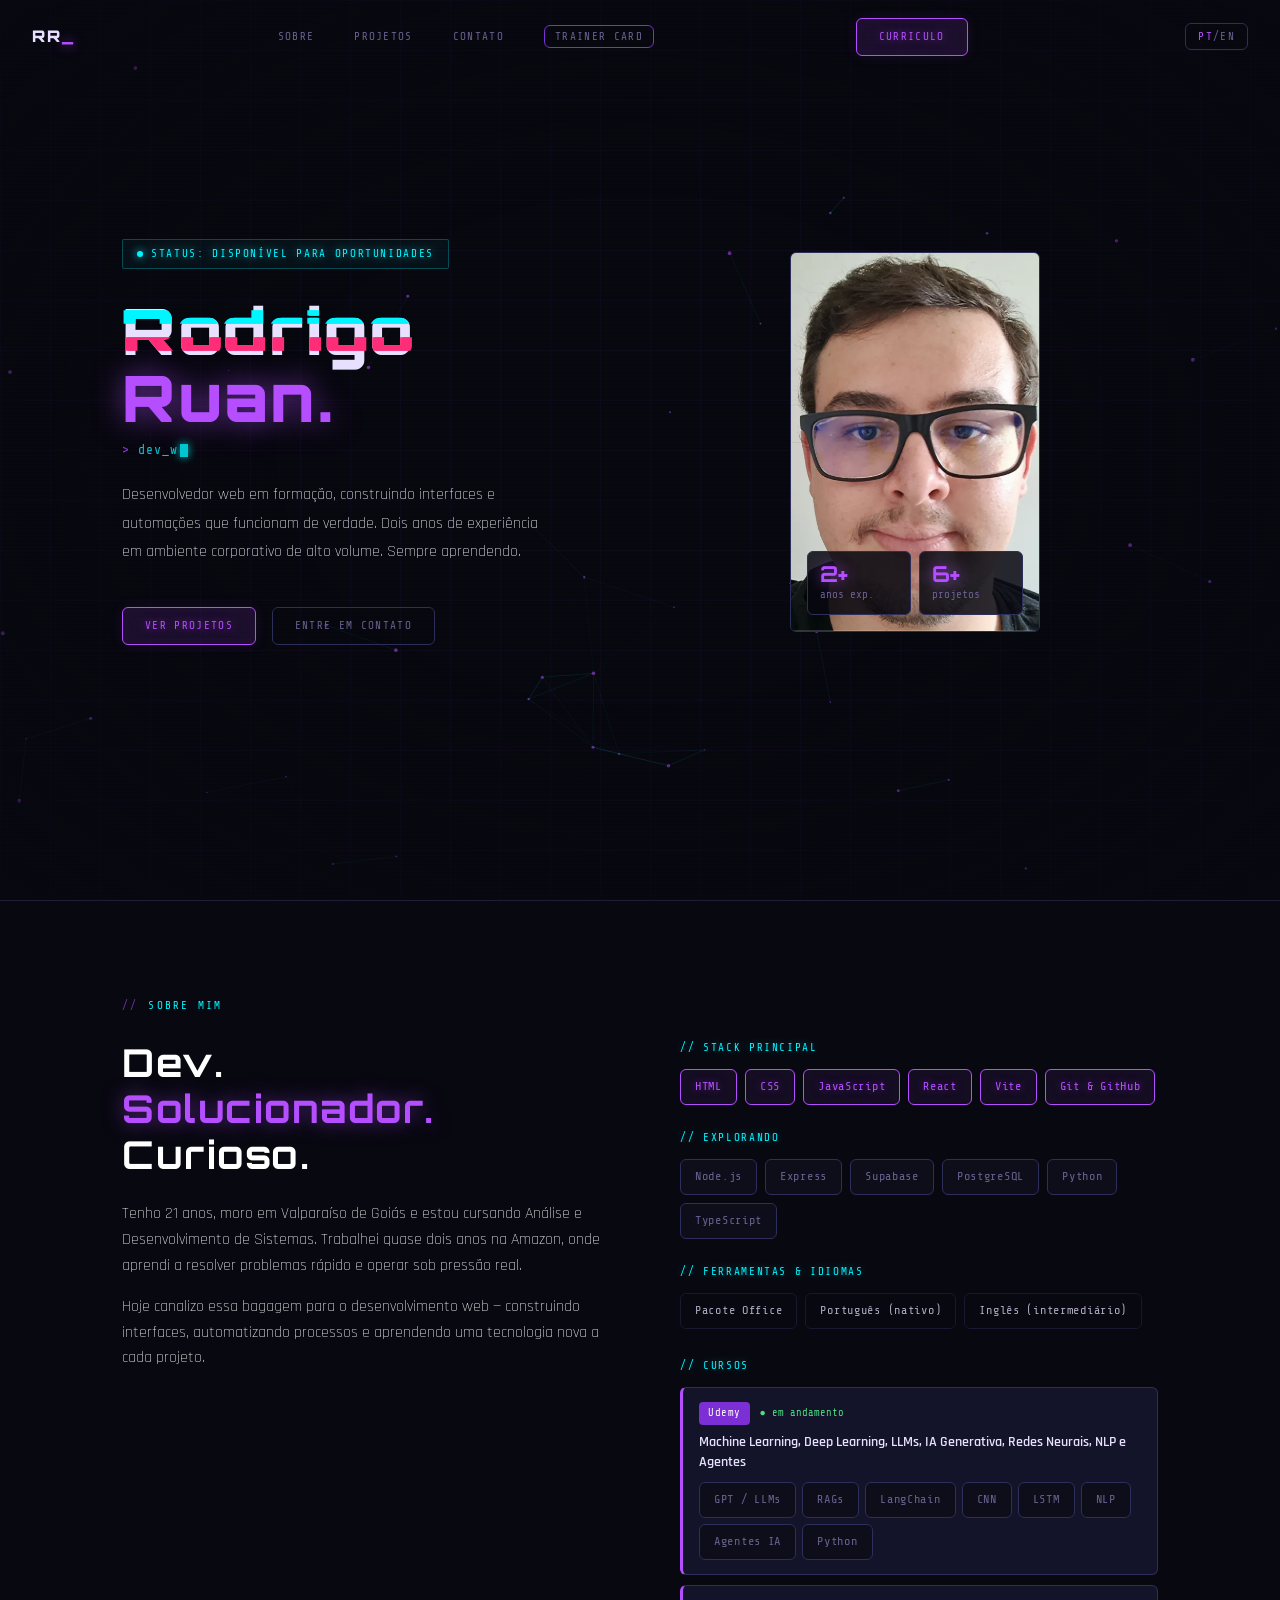
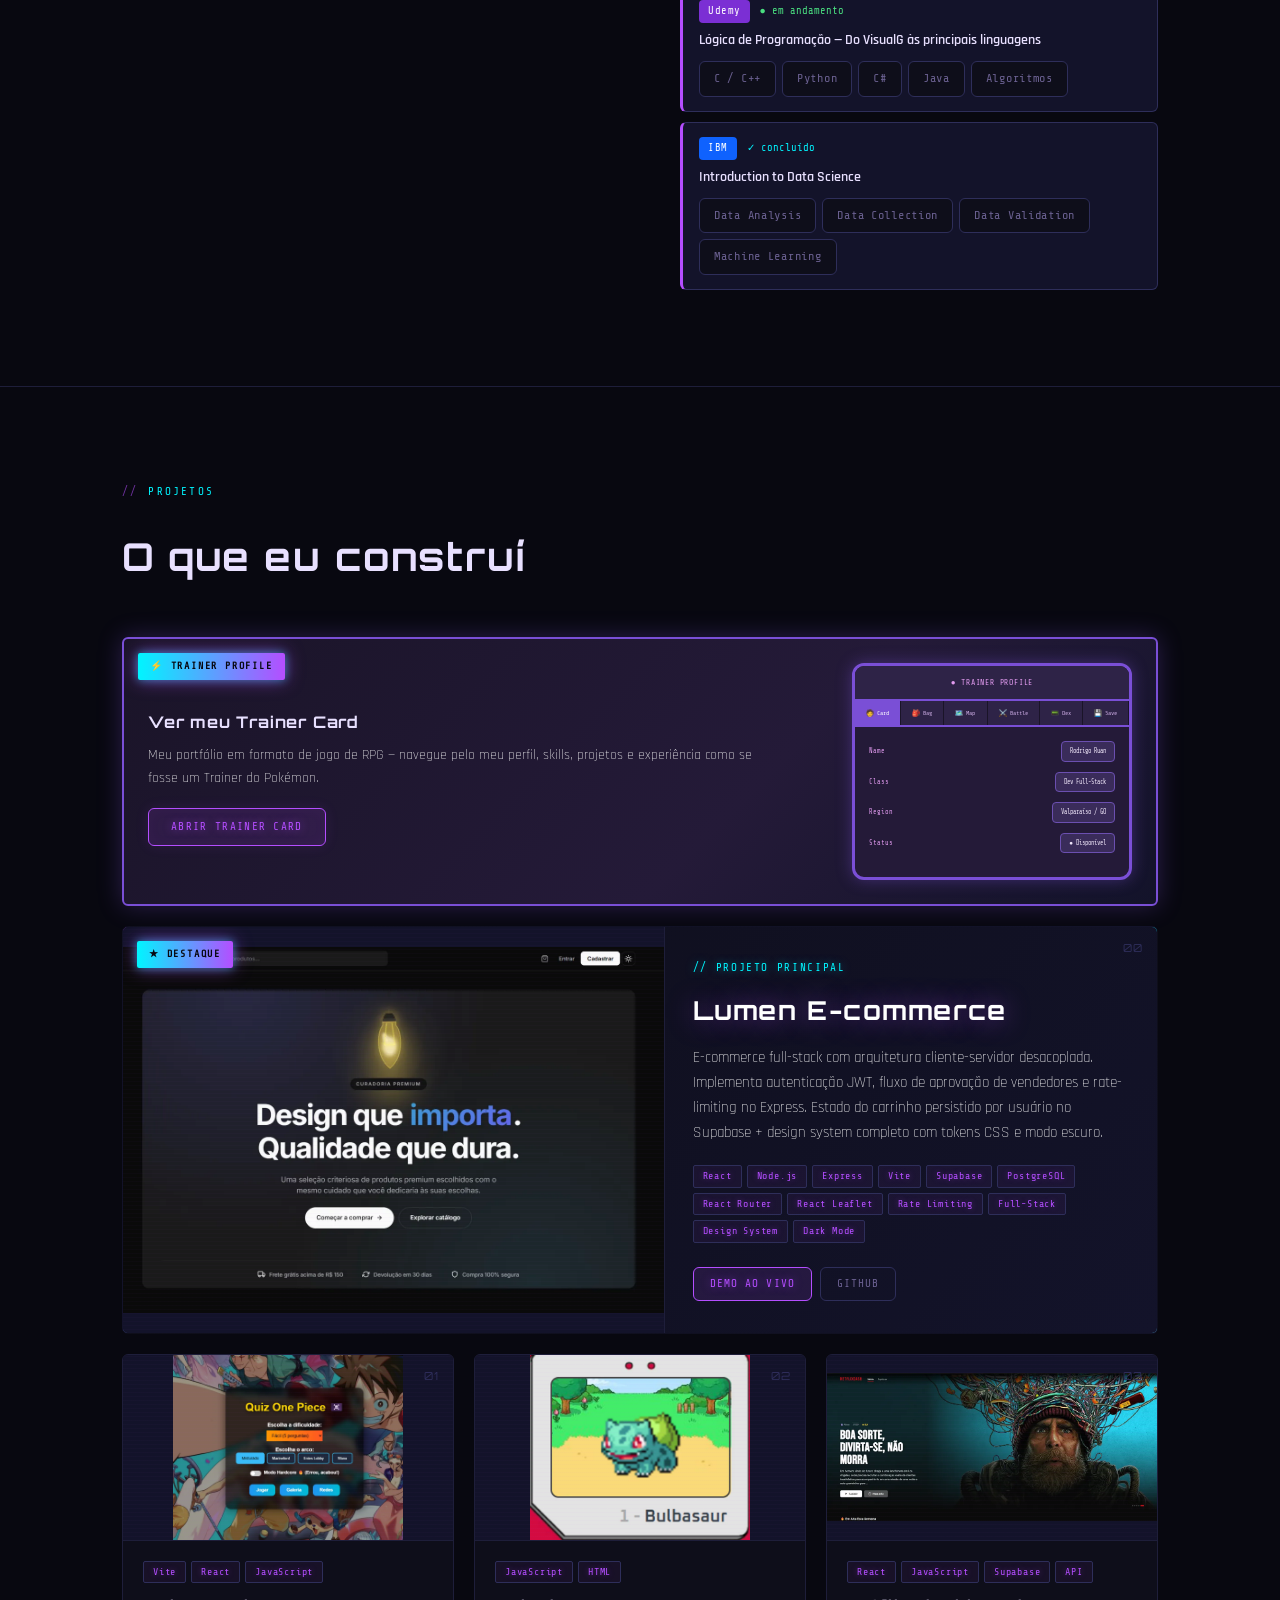
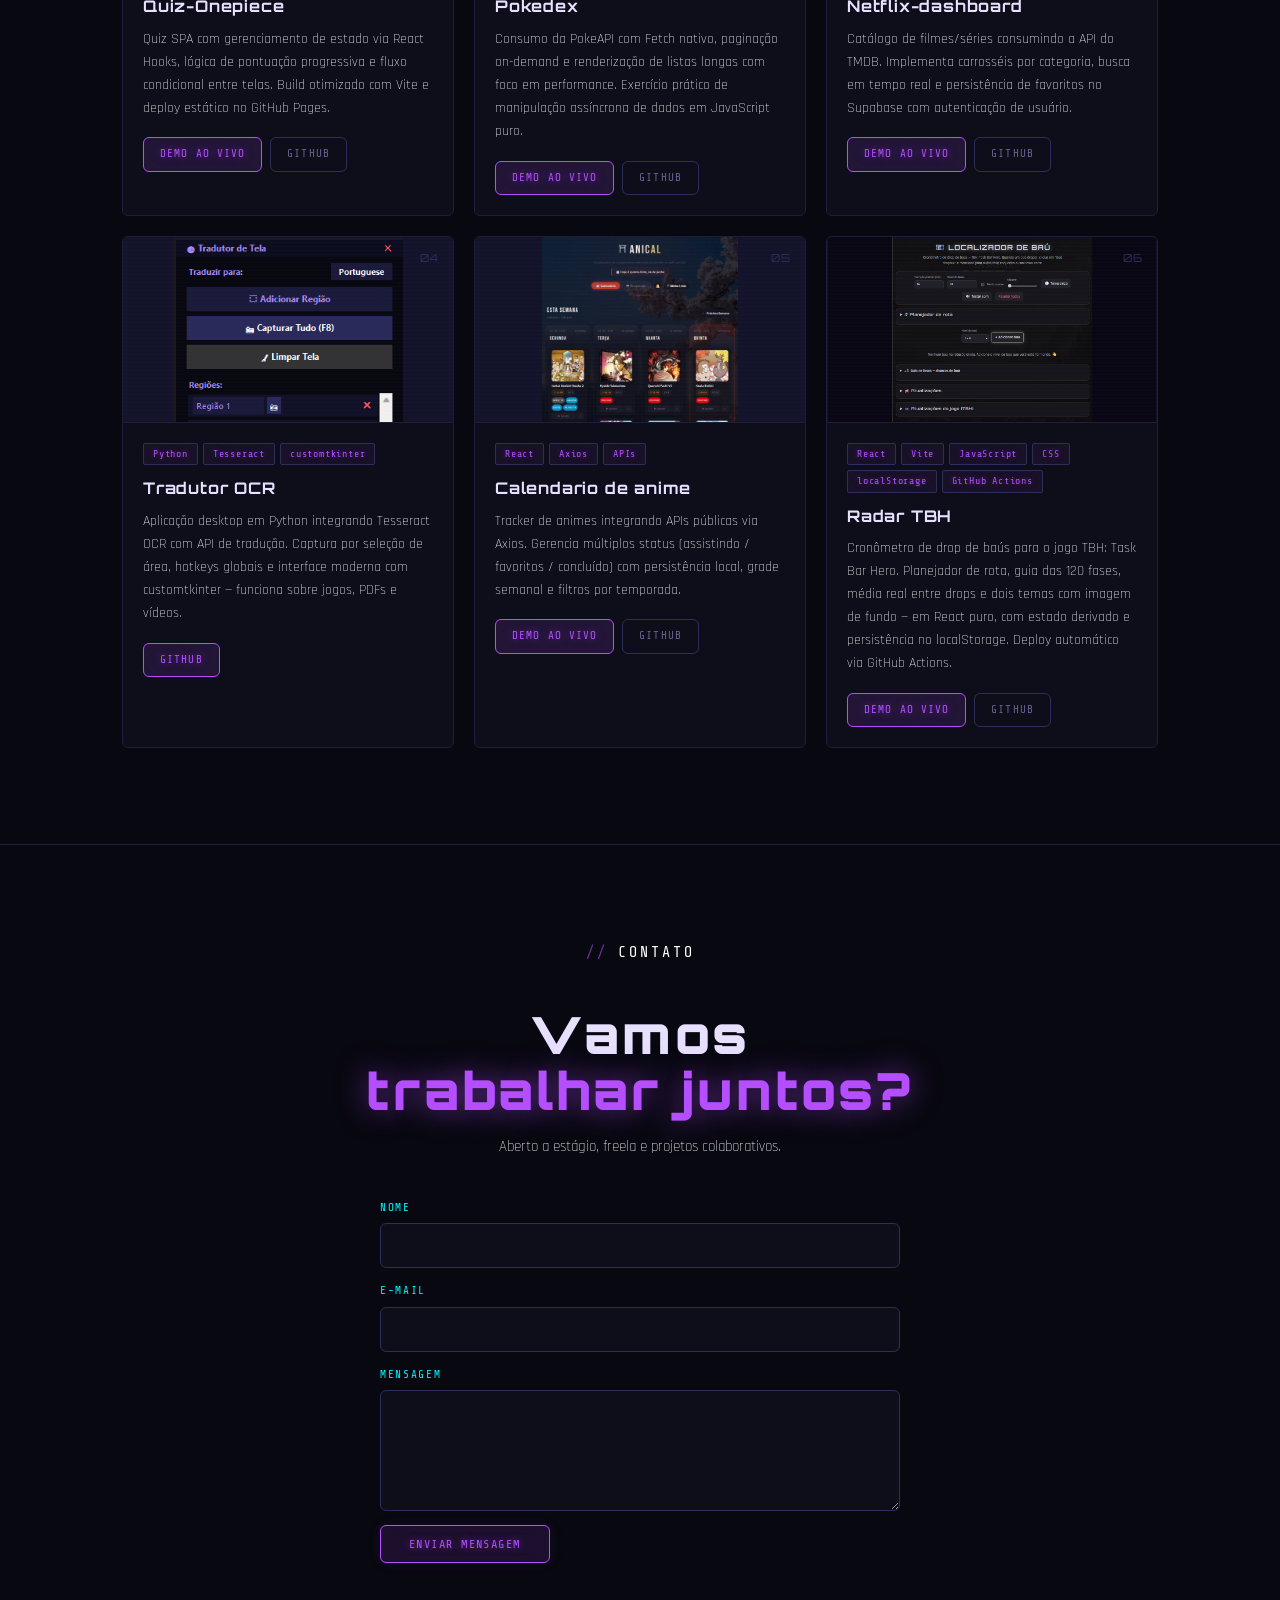
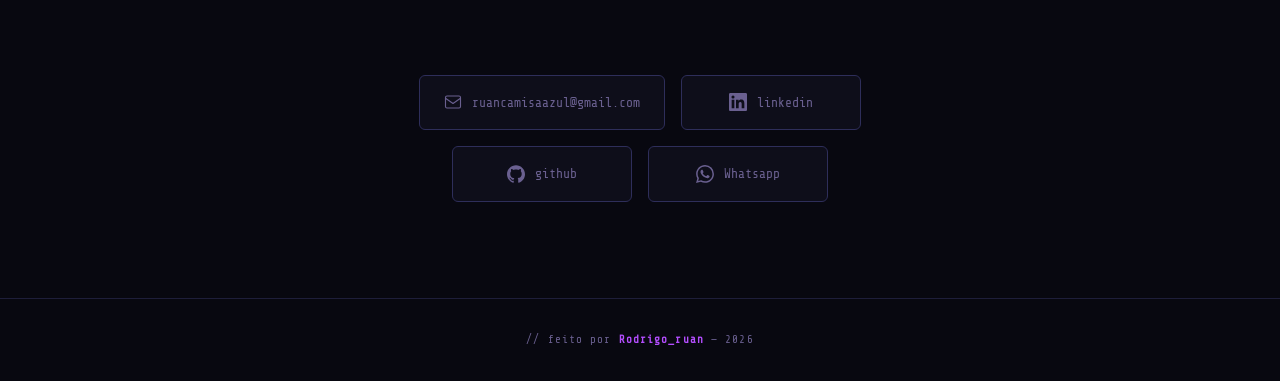
<file: index.html>
<!DOCTYPE html>
<html lang="pt-BR">
<head>
  <meta charset="UTF-8" />
  <meta name="viewport" content="width=device-width, initial-scale=1.0" />
  <meta name="theme-color" content="#080810" />
  <title>Rodrigo Ruan — Dev Web Full-Stack</title>

  <!-- SEO -->
  <meta name="description" content="Portfólio de Rodrigo Ruan — Desenvolvedor web full-stack. Projetos em React, Node.js, Python e mais. Aberto a oportunidades de estágio, freela e projetos colaborativos." />
  <meta name="author" content="Rodrigo Ruan" />
  <meta name="keywords" content="Rodrigo Ruan, desenvolvedor web, portfolio, React, JavaScript, Node.js, full-stack, front-end, dev web" />

  <!-- Open Graph (Facebook, LinkedIn, WhatsApp) -->
  <meta property="og:type" content="website" />
  <meta property="og:url" content="https://rodrigoruan2.github.io/Portifolio/" />
  <meta property="og:title" content="Rodrigo Ruan — Dev Web Full-Stack" />
  <meta property="og:description" content="Desenvolvedor web em formação. Projetos em React, Node.js e Python. Disponível para oportunidades." />
  <meta property="og:image" content="https://rodrigoruan2.github.io/Portifolio/img/og-image.jpg" />
  <meta property="og:image:width" content="1200" />
  <meta property="og:image:height" content="630" />
  <meta property="og:locale" content="pt_BR" />

  <!-- Twitter Card -->
  <meta name="twitter:card" content="summary_large_image" />
  <meta name="twitter:title" content="Rodrigo Ruan — Dev Web Full-Stack" />
  <meta name="twitter:description" content="Desenvolvedor web em formação. Projetos em React, Node.js e Python." />
  <meta name="twitter:image" content="https://rodrigoruan2.github.io/Portifolio/img/og-image.jpg" />

  <!-- JSON-LD: dados estruturados que ajudam o Google a entender quem você é -->
  <script type="application/ld+json">
  {
    "@context": "https://schema.org",
    "@type": "Person",
    "name": "Rodrigo Ruan",
    "url": "https://rodrigoruan2.github.io/Portifolio/",
    "jobTitle": "Desenvolvedor Web Full-Stack",
    "email": "mailto:ruancamisaazul@gmail.com",
    "address": { "@type": "PostalAddress", "addressLocality": "Valparaíso de Goiás", "addressRegion": "GO", "addressCountry": "BR" },
    "sameAs": [
      "https://github.com/RodrigoRuan2",
      "https://www.linkedin.com/in/rodrigo-oliveira-141499258"
    ],
    "knowsAbout": ["JavaScript", "React", "Node.js", "HTML", "CSS", "Python"]
  }
  </script>

  <!-- Marca que o JS está ativo (o CSS usa .js para esconder elementos
       que serão animados) e decide se mostra o boot screen (1x por sessão) -->
  <script>
    document.documentElement.classList.add('js');
    try {
      if (!sessionStorage.getItem('booted')) document.documentElement.classList.add('booting');
    } catch (e) { /* sessionStorage pode falhar em modo privado */ }
  </script>

  <!-- Favicon (emoji inline para não precisar de arquivo extra) -->
  <link rel="icon" href="data:image/svg+xml,<svg xmlns='http://www.w3.org/2000/svg' viewBox='0 0 100 100'><rect width='100' height='100' rx='14' fill='%23080810'/><rect width='100' height='100' rx='14' fill='none' stroke='%23b44eff' stroke-width='4'/><text x='50' y='68' font-family='monospace' font-weight='900' font-size='46' fill='%23b44eff' text-anchor='middle'>RR</text></svg>" />

  <link rel="preconnect" href="https://fonts.googleapis.com" />
  <link rel="preconnect" href="https://fonts.gstatic.com" crossorigin />
  <link href="https://fonts.googleapis.com/css2?family=Share+Tech+Mono&family=Orbitron:wght@400;500;700;900&family=Rajdhani:wght@300;400;500;600;700&display=swap" rel="stylesheet" />
  <link rel="stylesheet" href="style.css" />
</head>
<body>

  <!-- Boot screen estilo terminal (aparece 1x por sessão, ~1.4s) -->
  <div id="boot" aria-hidden="true">
    <div class="boot-log">
      <div class="boot-line"><span class="accent">&gt;</span> init <span class="accent">portfolio.sys</span> ....... <span class="ok">OK</span></div>
      <div class="boot-line"><span class="accent">&gt;</span> loading modules .......... <span class="ok">OK</span></div>
      <div class="boot-line"><span class="accent">&gt;</span> rendering interface ...... <span class="ok">OK</span></div>
    </div>
  </div>

  <!-- Barra de progresso de leitura -->
  <div id="scrollProgress" aria-hidden="true"></div>

  <div class="grid-bg"></div>
  <div class="scanlines"></div>

  <!-- ============================================================
       NAVBAR
  ============================================================ -->
  <nav id="navbar">
    <div class="nav-logo">RR<span>_</span></div>
    <ul class="nav-links" id="navLinks">
      <li><a href="#sobre" data-i18n="nav.sobre">sobre</a></li>
      <li><a href="#projetos" data-i18n="nav.projetos">projetos</a></li>
      <li><a href="#contato" data-i18n="nav.contato">contato</a></li>
      <li><a href="trainer/index.html" class="nav-trainer-link">trainer card</a></li>
    </ul>
    <a href="https://www.linkedin.com/in/rodrigo-oliveira-141499258" target="_blank" rel="noopener" class="btn-primary nav-cta" data-i18n="nav.cv">curriculo</a>

    <!-- Toggle de idioma PT/EN -->
    <button class="lang-toggle" id="langToggle" aria-label="Switch language">
      <span class="lang-on">PT</span>/EN
    </button>

    <!-- Botão hambúrguer (visível só no mobile) -->
    <button class="nav-toggle" id="navToggle" aria-label="Abrir menu" aria-expanded="false">
      <span></span>
      <span></span>
      <span></span>
    </button>
  </nav>

  <!-- ============================================================
       HERO
  ============================================================ -->
  <section id="hero">
    <!-- Partículas conectadas (canvas leve, desenhado via JS) -->
    <canvas id="heroParticles" aria-hidden="true"></canvas>

    <div class="container">
      <div class="hero-grid">

        <div>
          <div class="hero-tag">
            <span class="dot"></span>
            <span data-i18n="hero.tag">STATUS: DISPONÍVEL PARA OPORTUNIDADES</span>
          </div>

          <h1 class="hero-name">
            <span class="glitch" data-text="Rodrigo">Rodrigo</span>
            <span class="line2">Ruan.</span>
          </h1>

          <!-- O conteúdo abaixo é o fallback sem JS; com JS ativo,
               o texto é "digitado" letra a letra (efeito typewriter) -->
          <div class="hero-subtitle" id="heroType">
            &gt; <span>dev_web</span>.init() <span>// front &amp; back</span>
          </div>

          <p class="hero-desc" data-i18n="hero.desc">
            Desenvolvedor web em formação, construindo interfaces e
            automações que funcionam de verdade. Dois anos de experiência
            em ambiente corporativo de alto volume. Sempre aprendendo.
          </p>

          <div class="hero-ctas">
            <a href="#projetos" class="btn-primary" data-i18n="hero.ctaProjects">Ver projetos</a>
            <a href="#contato" class="btn-outline" data-i18n="hero.ctaContact">Entre em contato</a>
          </div>
        </div>

        <div class="hero-right">
          <div class="avatar-frame">
            <div class="scan-line"></div>

            <img class="avatar-foto" src="img/eu.webp" alt="Foto de perfil de Rodrigo Ruan" width="250" height="380" />

            <div class="hero-stats">
              <div class="stat-chip">
                <strong data-count="2" data-suffix="+">2+</strong>
                <span data-i18n="hero.statYears">anos exp.</span>
              </div>
              <div class="stat-chip">
                <strong data-count="6" data-suffix="+">6+</strong>
                <span data-i18n="hero.statProjects">projetos</span>
              </div>
            </div>
          </div>
        </div>

      </div>
    </div>
  </section>

  <!-- ============================================================
       SOBRE
  ============================================================ -->
  <section id="sobre">
    <div class="container">
      <p class="section-label" data-i18n="sobre.label">sobre mim</p>
      <div class="sobre-grid">

        <div class="sobre-texto fade-up">
          <h2 data-i18n="sobre.h2">Dev.<br/><span>Solucionador.</span><br/>Curioso.</h2>
          <p data-i18n="sobre.p1">
            Tenho 21 anos, moro em Valparaíso de Goiás e estou cursando
            Análise e Desenvolvimento de Sistemas. Trabalhei quase dois anos
            na Amazon, onde aprendi a resolver problemas rápido e operar
            sob pressão real.
          </p>
          <p data-i18n="sobre.p2">
            Hoje canalizo essa bagagem para o desenvolvimento web —
            construindo interfaces, automatizando processos e aprendendo
            uma tecnologia nova a cada projeto.
          </p>
        </div>

        <div class="skills-stack fade-up">

          <div class="skills-block">
            <div class="skills-block-label" data-i18n="skills.main">// stack principal</div>
            <div class="skills-tags">
              <span class="skill-tag">HTML</span>
              <span class="skill-tag">CSS</span>
              <span class="skill-tag">JavaScript</span>
              <span class="skill-tag">React</span>
              <span class="skill-tag">Vite</span>
              <span class="skill-tag">Git &amp; GitHub</span>
            </div>
          </div>

          <div class="skills-block">
            <div class="skills-block-label" data-i18n="skills.exploring">// explorando</div>
            <div class="skills-tags">
              <span class="skill-tag muted">Node.js</span>
              <span class="skill-tag muted">Express</span>
              <span class="skill-tag muted">Supabase</span>
              <span class="skill-tag muted">PostgreSQL</span>
              <span class="skill-tag muted">Python</span>
              <span class="skill-tag muted">TypeScript</span>
            </div>
          </div>

          <div class="skills-block">
            <div class="skills-block-label" data-i18n="skills.tools">// ferramentas &amp; idiomas</div>
            <div class="skills-tags">
              <span class="skill-tag alt" data-i18n="skills.office">Pacote Office</span>
              <span class="skill-tag alt" data-i18n="skills.portuguese">Português (nativo)</span>
              <span class="skill-tag alt" data-i18n="skills.english">Inglês (intermediário)</span>
            </div>
          </div>

          <div class="skills-block curso-block">
            <div class="skills-block-label" data-i18n="skills.courses">// cursos</div>
            <div class="curso-card">
              <div class="curso-header">
                <span class="curso-badge">Udemy</span>
                <span class="curso-status" data-i18n="curso.inprogress">● em andamento</span>
              </div>
              <div class="curso-titulo">Machine Learning, Deep Learning, LLMs, IA Generativa, Redes Neurais, NLP e Agentes</div>
              <div class="curso-tags">
                <span class="skill-tag muted">GPT / LLMs</span>
                <span class="skill-tag muted">RAGs</span>
                <span class="skill-tag muted">LangChain</span>
                <span class="skill-tag muted">CNN</span>
                <span class="skill-tag muted">LSTM</span>
                <span class="skill-tag muted">NLP</span>
                <span class="skill-tag muted">Agentes IA</span>
                <span class="skill-tag muted">Python</span>
              </div>
            </div>

            <div class="curso-card">
              <div class="curso-header">
                <span class="curso-badge">Udemy</span>
                <span class="curso-status" data-i18n="curso.inprogress">● em andamento</span>
              </div>
              <div class="curso-titulo">Lógica de Programação — Do VisualG às principais linguagens</div>
              <div class="curso-tags">
                <span class="skill-tag muted">C / C++</span>
                <span class="skill-tag muted">Python</span>
                <span class="skill-tag muted">C#</span>
                <span class="skill-tag muted">Java</span>
                <span class="skill-tag muted">Algoritmos</span>
              </div>
            </div>

            <div class="curso-card">
              <div class="curso-header">
                <span class="curso-badge curso-badge--ibm">IBM</span>
                <span class="curso-status curso-status--done" data-i18n="curso.done">✓ concluído</span>
              </div>
              <div class="curso-titulo">Introduction to Data Science</div>
              <div class="curso-tags">
                <span class="skill-tag muted">Data Analysis</span>
                <span class="skill-tag muted">Data Collection</span>
                <span class="skill-tag muted">Data Validation</span>
                <span class="skill-tag muted">Machine Learning</span>
              </div>
            </div>
          </div>

        </div>

      </div>
    </div>
  </section>

  <!-- ============================================================
       PROJETOS
  ============================================================ -->
  <section id="projetos">
    <div class="container">
      <p class="section-label" data-i18n="proj.label">projetos</p>
      <h2 class="fade-up" data-i18n="proj.h2">O que eu construí</h2>

      <div class="projects-grid">

        <!-- ── TRAINER PROFILE ── -->
        <div class="project-card trainer-card-banner fade-up">
          <div class="trainer-banner-inner">
            <div class="trainer-banner-left">
              <span class="featured-badge">⚡ TRAINER PROFILE</span>
              <div class="project-title" data-i18n="trainer.title">Ver meu Trainer Card</div>
              <p class="project-desc" data-i18n="trainer.desc">
                Meu portfólio em formato de jogo de RPG — navegue pelo meu perfil,
                skills, projetos e experiência como se fosse um Trainer do Pokémon.
              </p>
              <div class="project-links">
                <a href="trainer/index.html" class="btn-primary" data-i18n="trainer.open">Abrir Trainer Card</a>
              </div>
            </div>
            <div class="trainer-banner-right">
              <div class="trainer-preview-card">
                <div class="trainer-preview-header">● TRAINER PROFILE</div>
                <div class="trainer-preview-tabs">
                  <span>🧑 Card</span><span>🎒 Bag</span><span>🗺️ Map</span>
                  <span>⚔️ Battle</span><span>📟 Dex</span><span>💾 Save</span>
                </div>
                <div class="trainer-preview-body">
                  <div class="trainer-preview-row"><span>Name</span><span>Rodrigo Ruan</span></div>
                  <div class="trainer-preview-row"><span>Class</span><span>Dev Full-Stack</span></div>
                  <div class="trainer-preview-row"><span>Region</span><span>Valparaíso / GO</span></div>
                  <div class="trainer-preview-row"><span>Status</span><span>● Disponível</span></div>
                </div>
              </div>
            </div>
          </div>
        </div>

        <!-- ── PROJETO DESTAQUE: LUMEN ── -->
        <div class="project-card featured fade-up">
          <span class="featured-badge" data-i18n="featured.badge">★ DESTAQUE</span>
          <span class="project-num">00</span>

          <div class="featured-inner">
            <div class="project-thumb featured-thumb">
              <img class="project-img" src="img/lumen.webp" alt="Captura de tela do Lumen E-commerce — plataforma full-stack com curadoria premium" width="1600" height="900" loading="lazy" />
            </div>

            <div class="project-body featured-body">
              <div class="featured-label" data-i18n="featured.label">// projeto principal</div>
              <div class="project-title featured-title">Lumen E-commerce</div>
              <p class="project-desc" data-i18n="proj0.desc">
                E-commerce full-stack com arquitetura cliente-servidor desacoplada.
                Implementa autenticação JWT, fluxo de aprovação de vendedores e
                rate-limiting no Express. Estado do carrinho persistido por usuário
                no Supabase + design system completo com tokens CSS e modo escuro.
              </p>
              <div class="project-tags">
                <span class="tag">React</span>
                <span class="tag">Node.js</span>
                <span class="tag">Express</span>
                <span class="tag">Vite</span>
                <span class="tag">Supabase</span>
                <span class="tag">PostgreSQL</span>
                <span class="tag">React Router</span>
                <span class="tag">React Leaflet</span>
                <span class="tag">Rate Limiting</span>
                <span class="tag">Full-Stack</span>
                <span class="tag">Design System</span>
                <span class="tag">Dark Mode</span>
              </div>
              <div class="project-links">
                <a href="https://rodrigoruan2.github.io/lumen-ecommerce/" target="_blank" class="project-link primary">Demo ao vivo</a>
                <a href="https://github.com/RodrigoRuan2/lumen-ecommerce" target="_blank" class="project-link">GitHub</a>
              </div>
            </div>
          </div>
        </div>

        <!-- ── PROJETO 1 ── -->
        <div class="project-card fade-up">
          <span class="project-num">01</span>
          <div class="project-thumb">
            <img class="project-img" src="img/quiz-onepiece.webp" alt="Captura de tela do Quiz One Piece — quiz interativo em React" width="1280" height="720" loading="lazy" />
          </div>
          <div class="project-body">
            <div class="project-tags">
              <span class="tag">Vite</span>
              <span class="tag">React</span>
              <span class="tag">JavaScript</span>
            </div>
            <div class="project-title">Quiz-Onepiece</div>
            <p class="project-desc" data-i18n="proj1.desc">
              Quiz SPA com gerenciamento de estado via React Hooks, lógica de
              pontuação progressiva e fluxo condicional entre telas. Build
              otimizado com Vite e deploy estático no GitHub Pages.
            </p>
            <div class="project-links">
              <a href="https://rodrigoruan2.github.io/Quiz-Onepiece2/" class="project-link primary">Demo ao vivo</a>
              <a href="https://github.com/RodrigoRuan2/Quiz-Onepiece2" class="project-link">GitHub</a>
            </div>
          </div>
        </div>

        <!-- ── PROJETO 2 ── -->
        <div class="project-card fade-up">
          <span class="project-num">02</span>
          <div class="project-thumb">
            <img class="project-img" src="img/pokedex.webp" alt="Captura de tela da Pokedex — aplicação que consome a PokeAPI" width="1280" height="720" loading="lazy" />
          </div>
          <div class="project-body">
            <div class="project-tags">
              <span class="tag">JavaScript</span>
              <span class="tag">HTML</span>
            </div>
            <div class="project-title">Pokedex</div>
            <p class="project-desc" data-i18n="proj2.desc">
              Consumo da PokeAPI com Fetch nativo, paginação on-demand e
              renderização de listas longas com foco em performance. Exercício
              prático de manipulação assíncrona de dados em JavaScript puro.
            </p>
            <div class="project-links">
              <a href="https://rodrigoruan2.github.io/pokedex/" class="project-link primary">Demo ao vivo</a>
              <a href="https://github.com/RodrigoRuan2/pokedex" class="project-link">GitHub</a>
            </div>
          </div>
        </div>

        <!-- ── PROJETO 3 ── -->
        <div class="project-card fade-up">
          <span class="project-num">03</span>
          <div class="project-thumb">
            <img class="project-img" src="img/netflix-dashboard.webp" alt="Captura de tela do Netflix Dashboard — dashboard estilo Netflix com API do TMDB" width="1280" height="720" loading="lazy" />
          </div>
          <div class="project-body">
            <div class="project-tags">
              <span class="tag">React</span>
              <span class="tag">JavaScript</span>
              <span class="tag">Supabase</span>
              <span class="tag">API</span>
            </div>
            <div class="project-title">Netflix-dashboard</div>
            <p class="project-desc" data-i18n="proj3.desc">
              Catálogo de filmes/séries consumindo a API do TMDB. Implementa
              carrosséis por categoria, busca em tempo real e persistência de
              favoritos no Supabase com autenticação de usuário.
            </p>
            <div class="project-links">
              <a href="https://rodrigoruan2.github.io/netflix-dashboard/" class="project-link primary">Demo ao vivo</a>
              <a href="https://github.com/RodrigoRuan2/netflix-dashboard" class="project-link">GitHub</a>
            </div>
          </div>
        </div>

        <!-- ── PROJETO 4 ── -->
        <div class="project-card fade-up">
          <span class="project-num">04</span>
          <div class="project-thumb">
            <img class="project-img" src="img/tradutor-ocr.png" alt="Captura de tela do Tradutor OCR — ferramenta desktop em Python com Tesseract" width="1280" height="720" loading="lazy" />
          </div>
          <div class="project-body">
            <div class="project-tags">
              <span class="tag">Python</span>
              <span class="tag">Tesseract</span>
              <span class="tag">customtkinter</span>
            </div>
            <div class="project-title">Tradutor OCR</div>
            <p class="project-desc" data-i18n="proj4.desc">
              Aplicação desktop em Python integrando Tesseract OCR com API de
              tradução. Captura por seleção de área, hotkeys globais e interface
              moderna com customtkinter — funciona sobre jogos, PDFs e vídeos.
            </p>
            <div class="project-links">
              <a href="https://github.com/RodrigoRuan2/tradutor-ocr" class="project-link primary">GitHub</a>
            </div>
          </div>
        </div>

        <!-- ── PROJETO 5 ── -->
        <div class="project-card fade-up">
          <span class="project-num">05</span>
          <div class="project-thumb">
            <img class="project-img" src="img/calendario-anime.webp" alt="Captura de tela do Calendário de Anime — aplicação React com Axios para acompanhar lançamentos" width="1280" height="720" loading="lazy" />
          </div>
          <div class="project-body">
            <div class="project-tags">
              <span class="tag">React</span>
              <span class="tag">Axios</span>
              <span class="tag">APIs</span>
            </div>
            <div class="project-title">Calendario de anime</div>
            <p class="project-desc" data-i18n="proj5.desc">
              Tracker de animes integrando APIs públicas via Axios. Gerencia
              múltiplos status (assistindo / favoritos / concluído) com
              persistência local, grade semanal e filtros por temporada.
            </p>
            <div class="project-links">
              <a href="https://rodrigoruan2.github.io/anime-calendar-V3/" class="project-link primary">Demo ao vivo</a>
              <a href="https://github.com/RodrigoRuan2/anime-calendar-V3" class="project-link">GitHub</a>
            </div>
          </div>
        </div>

        <!-- ── PROJETO 6 ── -->
        <div class="project-card fade-up">
          <span class="project-num">06</span>
          <div class="project-thumb">
            <img class="project-img" src="img/localizador-bau.jpg" alt="Captura de tela do Radar TBH — mercado e cronômetros de baú do jogo TBH: Task Bar Hero" width="1280" height="720" loading="lazy" />
          </div>
          <div class="project-body">
            <div class="project-tags">
              <span class="tag">React</span>
              <span class="tag">Vite</span>
              <span class="tag">JavaScript</span>
              <span class="tag">CSS</span>
              <span class="tag">localStorage</span>
              <span class="tag">GitHub Actions</span>
            </div>
            <div class="project-title">Radar TBH</div>
            <p class="project-desc" data-i18n="proj6.desc">
              Cronômetro de drop de baús para o jogo TBH: Task Bar Hero. Planejador de
              rota, guia das 120 fases, média real entre drops e dois temas com imagem
              de fundo — em React puro, com estado derivado e persistência no
              localStorage. Deploy automático via GitHub Actions.
            </p>
            <div class="project-links">
              <a href="https://rodrigoruan2.github.io/radar-tbh/" class="project-link primary">Demo ao vivo</a>
              <a href="https://github.com/RodrigoRuan2/radar-tbh" class="project-link">GitHub</a>
            </div>
          </div>
        </div>

      </div>
    </div>
  </section>

  <!-- ============================================================
       CONTATO
  ============================================================ -->
  <section id="contato">
    <div class="container">
      <div class="contato-inner">
        <p class="section-label" data-i18n="contato.label">contato</p>
        <h2 class="fade-up" data-i18n="contato.h2">Vamos<br/><span>trabalhar juntos?</span></h2>
        <p class="fade-up" data-i18n="contato.sub">Aberto a estágio, freela e projetos colaborativos.</p>

        <!-- Formulário de contato (Formspree)
             → Crie uma conta grátis em formspree.io, pegue seu ID
               e troque SEU_ID na action abaixo.
             → Enquanto o ID não for trocado, o JS abre o e-mail
               preenchido como fallback (nada quebra). -->
        <form class="contact-form fade-up" id="contactForm" action="https://formspree.io/f/SEU_ID" method="POST">
          <div class="form-field">
            <label for="cfName" data-i18n="form.name">nome</label>
            <input type="text" id="cfName" name="name" required autocomplete="name" />
          </div>
          <div class="form-field">
            <label for="cfEmail" data-i18n="form.email">e-mail</label>
            <input type="email" id="cfEmail" name="email" required autocomplete="email" />
          </div>
          <div class="form-field">
            <label for="cfMsg" data-i18n="form.msg">mensagem</label>
            <textarea id="cfMsg" name="message" rows="5" required></textarea>
          </div>
          <button type="submit" class="btn-primary" data-i18n="form.send">Enviar mensagem</button>
          <p class="form-status" id="formStatus" role="status" aria-live="polite"></p>
        </form>

        <div class="contact-links fade-up">

          <a href="mailto:ruancamisaazul@gmail.com" class="contact-card">
            <svg class="contact-icon" viewBox="0 0 24 24" fill="none" stroke="currentColor" stroke-width="1.5" stroke-linecap="round" stroke-linejoin="round">
              <rect x="2" y="4" width="20" height="16" rx="2"/><path d="m2 7 10 7 10-7"/>
            </svg>
            ruancamisaazul@gmail.com
          </a>

          <a href="https://www.linkedin.com/in/rodrigo-oliveira-141499258" target="_blank" class="contact-card">
            <svg class="contact-icon" viewBox="0 0 24 24" fill="currentColor">
              <path d="M20.447 20.452h-3.554v-5.569c0-1.328-.027-3.037-1.852-3.037-1.853 0-2.136 1.445-2.136 2.939v5.667H9.351V9h3.414v1.561h.046c.477-.9 1.637-1.85 3.37-1.85 3.601 0 4.267 2.37 4.267 5.455v6.286zM5.337 7.433a2.062 2.062 0 0 1-2.063-2.065 2.064 2.064 0 1 1 2.063 2.065zm1.782 13.019H3.555V9h3.564v11.452zM22.225 0H1.771C.792 0 0 .774 0 1.729v20.542C0 23.227.792 24 1.771 24h20.451C23.2 24 24 23.227 24 22.271V1.729C24 .774 23.2 0 22.222 0h.003z"/>
            </svg>
            linkedin
          </a>

          <a href="https://github.com/RodrigoRuan2" target="_blank" class="contact-card">
            <svg class="contact-icon" viewBox="0 0 24 24" fill="currentColor">
              <path d="M12 .297c-6.63 0-12 5.373-12 12 0 5.303 3.438 9.8 8.205 11.385.6.113.82-.258.82-.577 0-.285-.01-1.04-.015-2.04-3.338.724-4.042-1.61-4.042-1.61C4.422 18.07 3.633 17.7 3.633 17.7c-1.087-.744.084-.729.084-.729 1.205.084 1.838 1.236 1.838 1.236 1.07 1.835 2.809 1.305 3.495.998.108-.776.417-1.305.76-1.605-2.665-.3-5.466-1.332-5.466-5.93 0-1.31.465-2.38 1.235-3.22-.135-.303-.54-1.523.105-3.176 0 0 1.005-.322 3.3 1.23.96-.267 1.98-.399 3-.405 1.02.006 2.04.138 3 .405 2.28-1.552 3.285-1.23 3.285-1.23.645 1.653.24 2.873.12 3.176.765.84 1.23 1.91 1.23 3.22 0 4.61-2.805 5.625-5.475 5.92.42.36.81 1.096.81 2.22 0 1.606-.015 2.896-.015 3.286 0 .315.21.69.825.57C20.565 22.092 24 17.592 24 12.297c0-6.627-5.373-12-12-12"/>
            </svg>
            github
          </a>

          <a href="https://wa.me/5561992153423" target="_blank" class="contact-card">
            <svg class="contact-icon" viewBox="0 0 24 24" fill="currentColor">
              <path d="M17.472 14.382c-.297-.149-1.758-.867-2.03-.967-.273-.099-.471-.148-.67.15-.197.297-.767.966-.94 1.164-.173.199-.347.223-.644.075-.297-.15-1.255-.463-2.39-1.475-.883-.788-1.48-1.761-1.653-2.059-.173-.297-.018-.458.13-.606.134-.133.298-.347.446-.52.149-.174.198-.298.298-.497.099-.198.05-.371-.025-.52-.075-.149-.669-1.612-.916-2.207-.242-.579-.487-.5-.669-.51-.173-.008-.371-.01-.57-.01-.198 0-.52.074-.792.372-.272.297-1.04 1.016-1.04 2.479 0 1.462 1.065 2.875 1.213 3.074.149.198 2.096 3.2 5.077 4.487.709.306 1.262.489 1.694.625.712.227 1.36.195 1.871.118.571-.085 1.758-.719 2.006-1.413.248-.694.248-1.289.173-1.413-.074-.124-.272-.198-.57-.347m-5.421 7.403h-.004a9.87 9.87 0 01-5.031-1.378l-.361-.214-3.741.982.998-3.648-.235-.374a9.86 9.86 0 01-1.51-5.26c.001-5.45 4.436-9.884 9.888-9.884 2.64 0 5.122 1.03 6.988 2.898a9.825 9.825 0 012.893 6.994c-.003 5.45-4.437 9.884-9.885 9.884m8.413-18.297A11.815 11.815 0 0012.05 0C5.495 0 .16 5.335.157 11.892c0 2.096.547 4.142 1.588 5.945L.057 24l6.305-1.654a11.882 11.882 0 005.683 1.448h.005c6.554 0 11.89-5.335 11.893-11.893a11.821 11.821 0 00-3.48-8.413z"/>
            </svg>
            Whatsapp
          </a>

        </div>
      </div>
    </div>
  </section>

  <!-- ============================================================
       FOOTER
  ============================================================ -->
  <footer>
    <p><span data-i18n="footer.madeby">// feito por</span> <strong>Rodrigo_ruan</strong> &mdash; <span id="footerYear">2026</span></p>
  </footer>

  <script src="i18n.js"></script>
  <script src="script.js"></script>

</body>
</html>
</file>
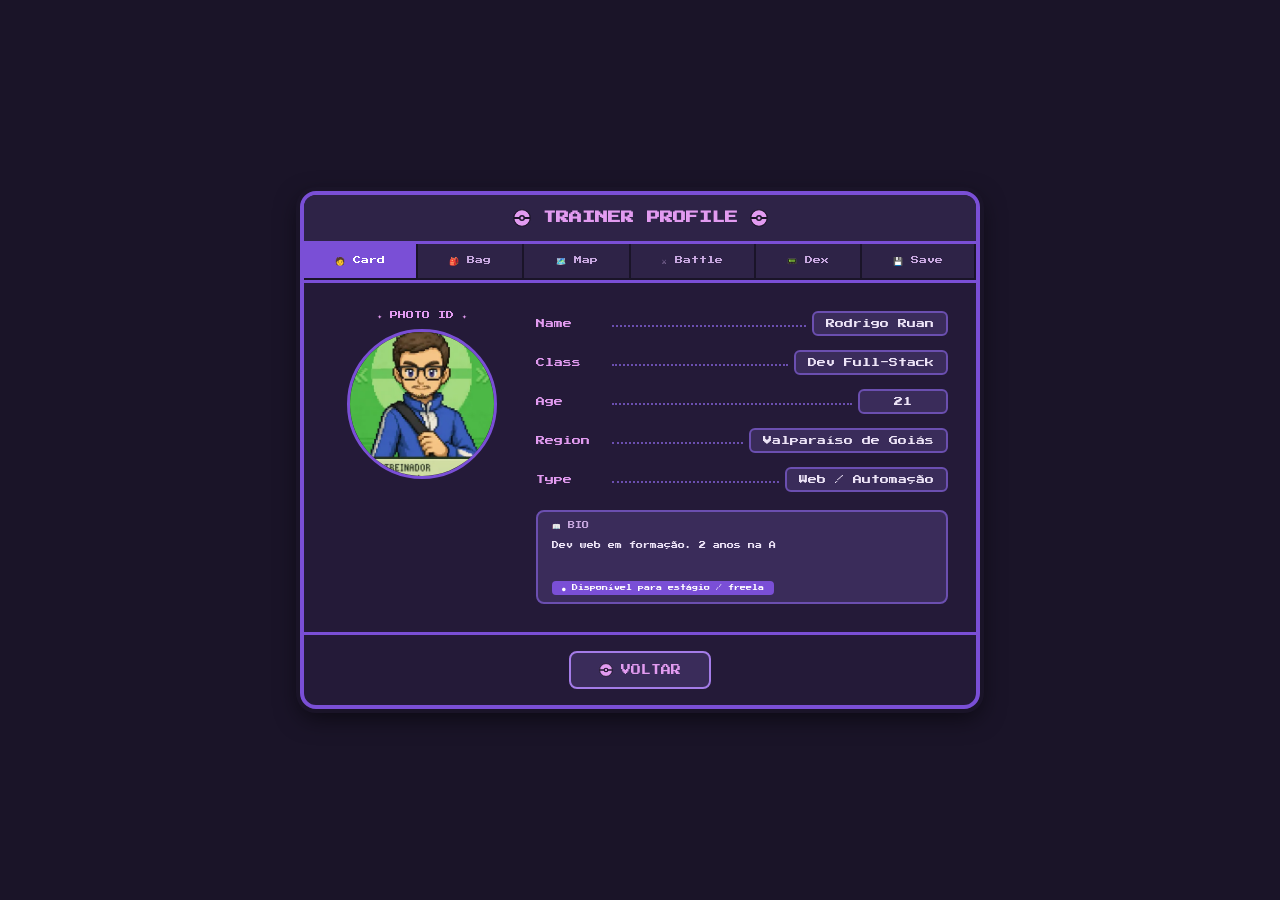
<file: trainer/index.html>
<!DOCTYPE html>
<html lang="pt-BR">
  <head>
    <meta charset="UTF-8" />
    <meta name="viewport" content="width=device-width, initial-scale=1.0" />
    <title>Trainer Profile</title>
    <link rel="icon" href="data:image/svg+xml,<svg xmlns='http://www.w3.org/2000/svg' viewBox='0 0 100 100'><circle cx='50' cy='50' r='48' fill='%231a1428' stroke='%237a4fd6' stroke-width='4'/><path d='M2 50 A48 48 0 0 1 98 50 Z' fill='%23e29bf0'/><path d='M2 50 A48 48 0 0 0 98 50 Z' fill='%231a1428'/><rect x='2' y='47' width='96' height='6' fill='%237a4fd6'/><circle cx='50' cy='50' r='13' fill='%231a1428' stroke='%237a4fd6' stroke-width='4'/><circle cx='50' cy='50' r='6' fill='%23e29bf0'/></svg>" />
    <!-- Fonte pixel carregada via <link> (mais rápido que @import dentro do CSS/JS) -->
    <link rel="preconnect" href="https://fonts.googleapis.com" />
    <link rel="preconnect" href="https://fonts.gstatic.com" crossorigin />
    <link href="https://fonts.googleapis.com/css2?family=Press+Start+2P&display=swap" rel="stylesheet" />
    <script type="module" crossorigin src="./assets/index-BpYXRcrc.js"></script>
    <link rel="stylesheet" crossorigin href="./assets/index-PObptl7O.css">
  </head>
  <body>
    <div id="root"></div>
  </body>
</html>
</file>
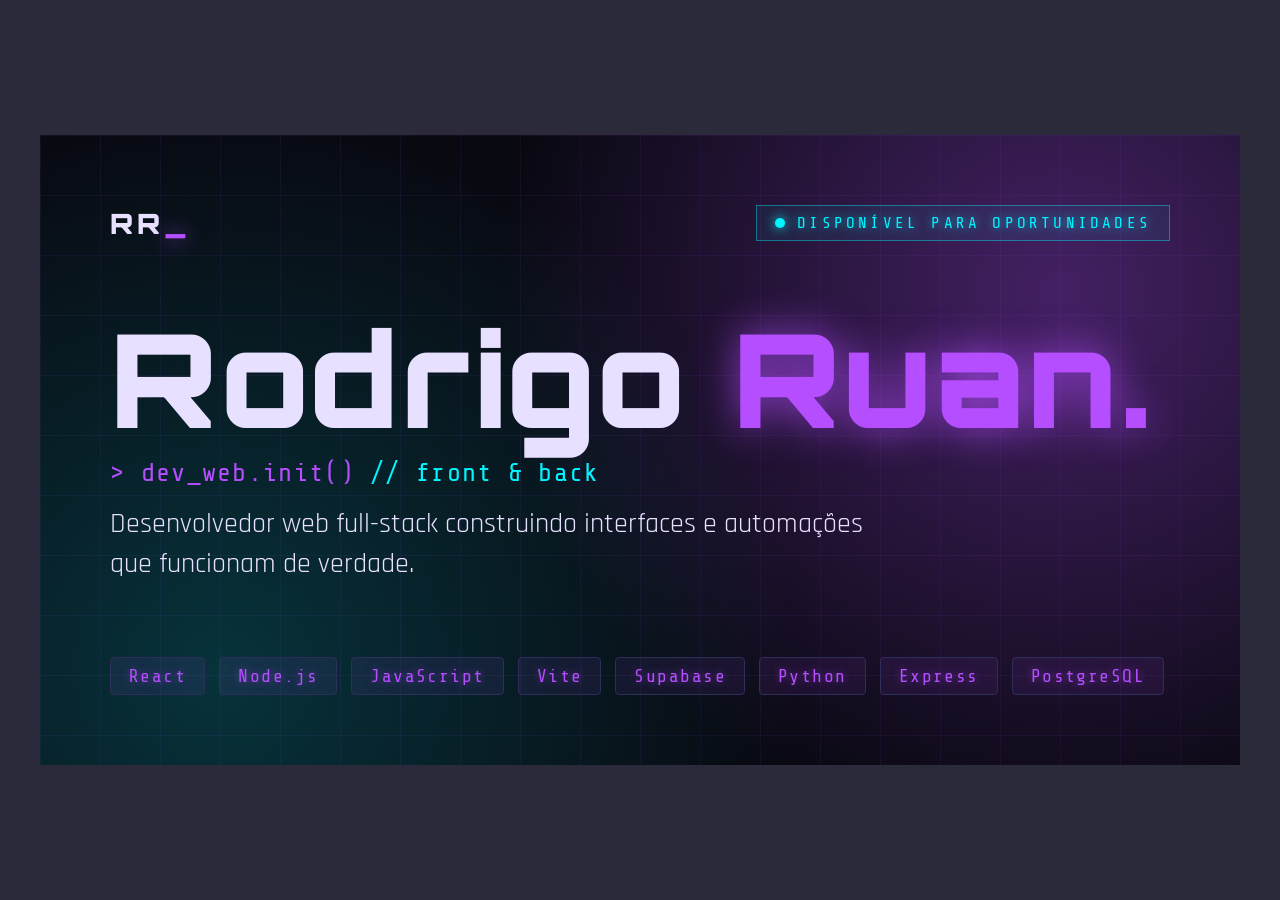
<file: share-card.html>
<!DOCTYPE html>
<html lang="pt-BR">
<head>
  <meta charset="UTF-8" />
  <title>Share Card — gerador OG image</title>
  <link href="https://fonts.googleapis.com/css2?family=Share+Tech+Mono&family=Orbitron:wght@700;900&family=Rajdhani:wght@400;600&display=swap" rel="stylesheet" />
  <style>
    /*
      INSTRUÇÕES:
      1. Abra este arquivo no navegador: http://localhost:8080/share-card.html
      2. Tire um screenshot do card abaixo (1200x630)
         — Chrome DevTools: F12 → Ctrl+Shift+P → "Capture node screenshot"
         — Ou Win+Shift+S e recorta na área do card
      3. Salve como: img/og-image.png
      4. Em index.html, troque <meta property="og:image" content="img/eu.JPG" />
         por <meta property="og:image" content="img/og-image.png" />
    */
    * { box-sizing: border-box; margin: 0; padding: 0; }
    body {
      background: #2a2a3a;
      display: flex; align-items: center; justify-content: center;
      min-height: 100vh; padding: 2rem; font-family: 'Rajdhani', sans-serif;
    }
    .og-card {
      width: 1200px; height: 630px;
      background: #080810;
      position: relative; overflow: hidden;
      display: flex; flex-direction: column; justify-content: space-between;
      padding: 70px;
      color: #e8e0ff;
    }
    /* grade animada */
    .og-card::before {
      content: ''; position: absolute; inset: 0; z-index: 0;
      background-image:
        linear-gradient(rgba(180,78,255,0.07) 1px, transparent 1px),
        linear-gradient(90deg, rgba(180,78,255,0.07) 1px, transparent 1px);
      background-size: 60px 60px;
    }
    /* glow */
    .og-card::after {
      content: ''; position: absolute; inset: 0; z-index: 0;
      background:
        radial-gradient(circle at 85% 25%, rgba(180,78,255,0.35), transparent 50%),
        radial-gradient(circle at 15% 85%, rgba(0,245,255,0.18), transparent 50%);
    }
    .og-inner { position: relative; z-index: 2; height: 100%; display: flex; flex-direction: column; justify-content: space-between; }
    .og-top { display: flex; justify-content: space-between; align-items: center; }
    .og-logo {
      font-family: 'Orbitron', sans-serif; font-weight: 900;
      font-size: 28px; letter-spacing: 0.15em;
    }
    .og-logo span { color: #b44eff; text-shadow: 0 0 20px rgba(180,78,255,0.9); }
    .og-status {
      font-family: 'Share Tech Mono', monospace;
      font-size: 16px; letter-spacing: 0.2em; color: #00f5ff;
      padding: 8px 18px; border: 1px solid rgba(0,245,255,0.4);
      background: rgba(0,245,255,0.06);
      text-shadow: 0 0 10px rgba(0,245,255,0.7);
      display: flex; align-items: center; gap: 12px;
    }
    .og-status::before {
      content: ''; width: 10px; height: 10px; border-radius: 50%;
      background: #00f5ff; box-shadow: 0 0 12px #00f5ff;
    }
    .og-name {
      font-family: 'Orbitron', sans-serif; font-weight: 900;
      font-size: 130px; line-height: 1; letter-spacing: 0.02em;
      margin-bottom: 14px;
    }
    .og-name .accent { color: #b44eff; text-shadow: 0 0 40px rgba(180,78,255,0.8); }
    .og-subtitle {
      font-family: 'Share Tech Mono', monospace;
      font-size: 26px; color: #b44eff; letter-spacing: 0.05em;
      margin-bottom: 18px;
    }
    .og-subtitle span { color: #00f5ff; }
    .og-tagline {
      font-size: 28px; font-weight: 400; color: #e8e0ff;
      max-width: 800px; line-height: 1.4;
    }
    .og-bottom {
      display: flex; gap: 14px; flex-wrap: wrap;
    }
    .og-tag {
      font-family: 'Share Tech Mono', monospace;
      font-size: 18px; letter-spacing: 0.08em;
      padding: 8px 18px; border-radius: 4px;
      border: 1px solid #2e2e5a; color: #b44eff;
      background: rgba(180,78,255,0.08);
      text-shadow: 0 0 8px rgba(180,78,255,0.5);
    }
  </style>
</head>
<body>

  <div class="og-card" id="ogCard">
    <div class="og-inner">

      <div class="og-top">
        <div class="og-logo">RR<span>_</span></div>
        <div class="og-status">DISPONÍVEL PARA OPORTUNIDADES</div>
      </div>

      <div>
        <div class="og-name">Rodrigo <span class="accent">Ruan.</span></div>
        <div class="og-subtitle">&gt; dev_web.init() <span>// front &amp; back</span></div>
        <div class="og-tagline">
          Desenvolvedor web full-stack construindo interfaces e
          automações que funcionam de verdade.
        </div>
      </div>

      <div class="og-bottom">
        <span class="og-tag">React</span>
        <span class="og-tag">Node.js</span>
        <span class="og-tag">JavaScript</span>
        <span class="og-tag">Vite</span>
        <span class="og-tag">Supabase</span>
        <span class="og-tag">Python</span>
        <span class="og-tag">Express</span>
        <span class="og-tag">PostgreSQL</span>
      </div>

    </div>
  </div>

</body>
</html>
</file>
<file: style.css>
/* ============================================================
   CORES — edite aqui para personalizar
============================================================ */
:root {
  --bg:          #080810;
  --surface:     #0e0e1a;
  --surface2:    #13132a;
  --border:      #1e1e3a;
  --border2:     #2e2e5a;
  --purple:      #b44eff;   /* roxo principal */
  --purple-dim:  #7b2fd4;
  --cyan:        #00f5ff;   /* ciano neon */
  --pink:        #ff2d78;   /* rosa neon */
  --text:        #e8e0ff;
  --muted:       #6a6090;
  --font-mono:   'Share Tech Mono', monospace;
  --font-head:   'Orbitron', sans-serif;
  --font-body:   'Rajdhani', sans-serif;
  --max:         1100px;
  --radius:      6px;
}

*, *::before, *::after { box-sizing: border-box; margin: 0; padding: 0; }
html { scroll-behavior: smooth; }

/* ============================================================
   ACESSIBILIDADE — respeita usuários com sensibilidade a movimento
============================================================ */
@media (prefers-reduced-motion: reduce) {
  *, *::before, *::after {
    animation-duration: 0.01ms !important;
    animation-iteration-count: 1 !important;
    transition-duration: 0.01ms !important;
    scroll-behavior: auto !important;
  }
  .grid-bg, .scanlines { display: none; }
  .glitch::before, .glitch::after { display: none; }
  .avatar-frame .scan-line { display: none; }
  .project-card { transform: none !important; }
  #heroParticles, #boot, .type-cursor { display: none !important; }
  .js .skills-tags:not(.stagger-in) .skill-tag { opacity: 1; transform: none; }
}

body {
  background: var(--bg);
  color: var(--text);
  font-family: var(--font-body);
  font-size: 16px;
  line-height: 1.65;
  -webkit-font-smoothing: antialiased;
  overflow-x: hidden;
}

a { color: inherit; text-decoration: none; }
img { display: block; width: 100%; }

/* ============================================================
   GRADE ANIMADA DE FUNDO
============================================================ */
.grid-bg {
  position: fixed;
  inset: 0;
  z-index: 0;
  pointer-events: none;
  background-image:
    linear-gradient(rgba(180,78,255,0.04) 1px, transparent 1px),
    linear-gradient(90deg, rgba(180,78,255,0.04) 1px, transparent 1px);
  background-size: 50px 50px;
  animation: gridMove 20s linear infinite;
}

@keyframes gridMove {
  0%   { background-position: 0 0; }
  100% { background-position: 50px 50px; }
}

/* scanlines */
.scanlines {
  position: fixed;
  inset: 0;
  z-index: 1;
  pointer-events: none;
  background: repeating-linear-gradient(
    0deg,
    transparent,
    transparent 2px,
    rgba(0,0,0,0.08) 2px,
    rgba(0,0,0,0.08) 4px
  );
}

/* vinheta */
body::after {
  content: '';
  position: fixed;
  inset: 0;
  z-index: 2;
  pointer-events: none;
  background: radial-gradient(ellipse at center, transparent 40%, rgba(8,8,16,0.7) 100%);
}

.container {
  width: 100%;
  max-width: var(--max);
  margin: 0 auto;
  padding: 0 2rem;
  position: relative;
  z-index: 10;
}

/* scroll-margin compensa a navbar fixa: ao clicar num link de âncora,
   o título da seção não fica escondido atrás do menu */
section { padding: 6rem 0; scroll-margin-top: 70px; }

.section-label {
  font-family: var(--font-mono);
  font-size: 11px;
  letter-spacing: 0.2em;
  text-transform: uppercase;
  color: var(--cyan);
  margin-bottom: 1.5rem;
  display: flex;
  align-items: center;
  gap: 10px;
}

.section-label::before {
  content: '//';
  color: var(--purple);
  opacity: 0.6;
}

/* ============================================================
   NAVBAR
============================================================ */
nav {
  position: fixed;
  top: 0; left: 0; right: 0;
  z-index: 100;
  padding: 1.1rem 2rem;
  display: flex;
  align-items: center;
  justify-content: space-between;
  border-bottom: 1px solid transparent;
  transition: all 0.3s;
}

nav.scrolled {
  background: rgba(8,8,16,0.95);
  backdrop-filter: blur(16px);
  border-color: var(--border2);
  box-shadow: 0 0 30px rgba(180,78,255,0.08);
}

.nav-logo {
  font-family: var(--font-head);
  font-weight: 900;
  font-size: 16px;
  letter-spacing: 0.1em;
  color: var(--text);
}

.nav-logo span { color: var(--purple); text-shadow: 0 0 12px rgba(180,78,255,0.8); }

.nav-links {
  display: flex;
  gap: 2.5rem;
  list-style: none;
}

.nav-links a {
  font-family: var(--font-mono);
  font-size: 11px;
  color: var(--muted);
  letter-spacing: 0.12em;
  text-transform: uppercase;
  transition: color 0.2s;
  position: relative;
}

.nav-links a::after {
  content: '';
  position: absolute;
  bottom: -4px; left: 0; right: 0;
  height: 1px;
  background: var(--cyan);
  transform: scaleX(0);
  transform-origin: left;
  transition: transform 0.3s;
  box-shadow: 0 0 6px var(--cyan);
}

.nav-links a:hover { color: var(--text); }
.nav-links a:hover::after { transform: scaleX(1); }

.btn-primary {
  font-family: var(--font-mono);
  font-size: 11px;
  letter-spacing: 0.12em;
  text-transform: uppercase;
  padding: 9px 22px;
  border-radius: var(--radius);
  border: 1px solid var(--purple);
  background: rgba(180,78,255,0.12);
  color: var(--purple);
  cursor: pointer;
  transition: all 0.2s;
  text-shadow: 0 0 8px rgba(180,78,255,0.6);
  box-shadow: 0 0 14px rgba(180,78,255,0.1), inset 0 0 14px rgba(180,78,255,0.04);
}

.btn-primary:hover {
  background: rgba(180,78,255,0.22);
  box-shadow: 0 0 24px rgba(180,78,255,0.3), inset 0 0 14px rgba(180,78,255,0.08);
  transform: translateY(-1px);
}

.btn-outline {
  font-family: var(--font-mono);
  font-size: 11px;
  letter-spacing: 0.12em;
  text-transform: uppercase;
  padding: 9px 22px;
  border-radius: var(--radius);
  border: 1px solid var(--border2);
  background: transparent;
  color: var(--muted);
  cursor: pointer;
  transition: all 0.2s;
}

.btn-outline:hover {
  border-color: var(--cyan);
  color: var(--cyan);
  text-shadow: 0 0 8px rgba(0,245,255,0.6);
  transform: translateY(-1px);
}

/* ============================================================
   HERO
============================================================ */
#hero {
  min-height: 100vh;
  display: flex;
  align-items: center;
  padding-top: 80px;
  position: relative;
}

.hero-grid {
  display: grid;
  grid-template-columns: 1fr 1fr;
  gap: 4rem;
  align-items: center;
}

/* tag de status */
.hero-tag {
  display: inline-flex;
  align-items: center;
  gap: 8px;
  font-family: var(--font-mono);
  font-size: 11px;
  letter-spacing: 0.15em;
  color: var(--cyan);
  border: 1px solid rgba(0,245,255,0.25);
  border-radius: 2px;
  padding: 5px 14px;
  margin-bottom: 1.75rem;
  background: rgba(0,245,255,0.04);
  text-shadow: 0 0 10px rgba(0,245,255,0.7);
}

.hero-tag .dot {
  width: 6px; height: 6px;
  border-radius: 50%;
  background: var(--cyan);
  box-shadow: 0 0 8px var(--cyan);
  animation: pulse 2s ease-in-out infinite;
}

@keyframes pulse {
  0%, 100% { opacity: 1; box-shadow: 0 0 8px var(--cyan); }
  50%       { opacity: 0.3; box-shadow: none; }
}

/* nome com glitch */
.hero-name {
  font-family: var(--font-head);
  font-size: clamp(2.6rem, 5vw, 4.8rem);
  font-weight: 900;
  letter-spacing: 0.04em;
  line-height: 1.05;
  margin-bottom: 0.5rem;
  position: relative;
}

.glitch {
  position: relative;
  display: inline-block;
  color: var(--text);
}

.glitch::before,
.glitch::after {
  content: attr(data-text);
  position: absolute;
  top: 0; left: 0;
  width: 100%; height: 100%;
}

.glitch::before {
  color: var(--cyan);
  animation: glitch1 3.5s infinite;
  clip-path: polygon(0 20%, 100% 20%, 100% 40%, 0 40%);
  text-shadow: -2px 0 var(--cyan);
}

.glitch::after {
  color: var(--pink);
  animation: glitch2 3.5s infinite;
  clip-path: polygon(0 60%, 100% 60%, 100% 80%, 0 80%);
  text-shadow: 2px 0 var(--pink);
}

@keyframes glitch1 {
  0%, 90%, 100% { transform: translate(0); opacity: 0; }
  92%           { transform: translate(-3px, 1px); opacity: 1; }
  94%           { transform: translate(3px, -1px); opacity: 1; }
  96%           { transform: translate(0); opacity: 0; }
}

@keyframes glitch2 {
  0%, 90%, 100% { transform: translate(0); opacity: 0; }
  93%           { transform: translate(3px, 2px); opacity: 1; }
  95%           { transform: translate(-3px, -1px); opacity: 1; }
  97%           { transform: translate(0); opacity: 0; }
}

.hero-name .line2 {
  display: block;
  color: var(--purple);
  text-shadow: 0 0 30px rgba(180,78,255,0.6);
}

/* subtítulo tipo terminal */
.hero-subtitle {
  font-family: var(--font-mono);
  font-size: 13px;
  color: var(--purple);
  letter-spacing: 0.08em;
  margin-bottom: 1.25rem;
  opacity: 0.8;
}

.hero-subtitle span { color: var(--cyan); }

.hero-desc {
  font-size: 16px;
  font-weight: 300;
  color: white;
  max-width: 430px;
  margin-bottom: 2.5rem;
  line-height: 1.8;
}

.hero-ctas { display: flex; gap: 1rem; flex-wrap: wrap; }

/* CARD direito do hero */
.hero-right { display: flex; justify-content: center; }

.avatar-frame {
  width: 250px;
  height: 380px;
  border-radius: var(--radius);
  border: 1px solid var(--border2);
  background: var(--surface);
  display: flex;
  align-items: center;
  justify-content: center;
  position: relative;
  overflow: hidden;
}

/* cantos decorativos */
.avatar-frame::before,
.avatar-frame::after {
  content: '';
  position: absolute;
  width: 20px; height: 20px;
  border-color: var(--purple);
  border-style: solid;
}
.avatar-frame::before { top: 10px; left: 10px; border-width: 2px 0 0 2px; box-shadow: -4px -4px 8px rgba(180,78,255,0.2); }
.avatar-frame::after  { bottom: 10px; right: 10px; border-width: 0 2px 2px 0; box-shadow: 4px 4px 8px rgba(180,78,255,0.2); }

/* linha de scan animada */
.avatar-frame .scan-line {
  position: absolute;
  left: 0; right: 0;
  height: 2px;
  background: linear-gradient(90deg, transparent, var(--cyan), transparent);
  opacity: 0.6;
  animation: scan 3s ease-in-out infinite;
  box-shadow: 0 0 10px var(--cyan);
}

@keyframes scan {
  0%   { top: 0%; }
  100% { top: 100%; }
}

/* ============================================================
   FOTO DE PERFIL
   → Coloque sua foto em: img/foto-perfil.jpg
   → O estilo abaixo cuida do resto automaticamente
============================================================ */
.avatar-foto {
  max-width: 100%;
  height: 100%;
  object-fit: cover;         /* recorta sem distorcer */
  object-position: center;
  inset: 0;
  z-index: 1;
}

/* Placeholder — aparece quando não há foto */
.avatar-placeholder {
  display: flex;
  flex-direction: column;
  align-items: center;
  gap: 14px;
  color: var(--muted);
  z-index: 2;
}

.avatar-icon {
  width: 80px; height: 80px;
  border-radius: 50%;
  border: 2px solid var(--border2);
  display: flex; align-items: center; justify-content: center;
  font-size: 2rem;
}

.avatar-hint {
  font-family: var(--font-mono);
  font-size: 11px;
  text-align: center;
  line-height: 1.6;
  max-width: 180px;
  color: var(--muted);
  letter-spacing: 0.05em;
}

.hero-stats {
  position: absolute;
  bottom: 16px; left: 16px; right: 16px;
  display: grid;
  grid-template-columns: 1fr 1fr;
  gap: 8px;
  z-index: 3;
}

.stat-chip {
  background: rgba(8,8,16,0.85);
  border: 1px solid var(--border2);
  border-radius: var(--radius);
  padding: 10px 12px;
  font-family: var(--font-mono);
  font-size: 11px;
  color: var(--muted);
}

.stat-chip strong {
  display: block;
  font-family: var(--font-head);
  font-size: 22px;
  font-weight: 700;
  color: var(--purple);
  text-shadow: 0 0 14px rgba(180,78,255,0.7);
  line-height: 1.1;
}

/* ============================================================
   SOBRE
============================================================ */
#sobre { border-top: 1px solid var(--border); }

#sobre .sobre-grid {
  display: grid;
  grid-template-columns: 1fr 1fr;
  gap: 5rem;
  align-items: start;
}

.sobre-texto h2 {
  font-family: var(--font-head);
  font-size: clamp(1.8rem, 3vw, 2.8rem);
  font-weight: 700;
  letter-spacing: 0.04em;
  line-height: 1.2;
  margin-bottom: 1.5rem;
  color: white;
}

.sobre-texto h2 span { color: var(--purple); text-shadow: 0 0 20px rgba(180,78,255,0.5); }

.sobre-texto p {
  font-weight: 300;
  color: white;
  margin-bottom: 1rem;
  font-size: 15.5px;
}

/* ============================================================
   SKILLS — pills agrupados por categoria
============================================================ */
.skills-stack {
  display: flex;
  flex-direction: column;
  gap: 1.5rem;
}

.skills-block-label {
  font-family: var(--font-mono);
  font-size: 11px;
  letter-spacing: 0.15em;
  text-transform: uppercase;
  color: var(--cyan);
  margin-bottom: 0.75rem;
  text-shadow: 0 0 8px rgba(0,245,255,0.4);
}

.skills-tags {
  display: flex;
  flex-wrap: wrap;
  gap: 8px;
}

.skill-tag {
  font-family: var(--font-mono);
  font-size: 12px;
  letter-spacing: 0.06em;
  padding: 7px 14px;
  border-radius: var(--radius);
  border: 1px solid var(--purple);
  background: rgba(180,78,255,0.08);
  color: var(--purple);
  text-shadow: 0 0 8px rgba(180,78,255,0.5);
  transition: background 0.2s, box-shadow 0.2s, transform 0.2s;
}

.skill-tag:hover {
  background: rgba(180,78,255,0.18);
  box-shadow: 0 0 14px rgba(180,78,255,0.3);
  transform: translateY(-1px);
}

.skill-tag.muted {
  border-color: var(--border2);
  background: var(--surface);
  color: var(--muted);
  text-shadow: none;
}

.skill-tag.muted:hover {
  border-color: var(--cyan);
  color: var(--cyan);
  box-shadow: 0 0 12px rgba(0,245,255,0.2);
  text-shadow: 0 0 8px rgba(0,245,255,0.5);
}

.skill-tag.alt {
  border-color: var(--border);
  background: transparent;
  color: var(--text);
  opacity: 0.75;
  text-shadow: none;
}

.skill-tag.alt:hover {
  opacity: 1;
  border-color: var(--purple);
}

/* ============================================================
   PROJETOS
============================================================ */
#projetos { border-top: 1px solid var(--border); }

#projetos h2 {
  font-family: var(--font-head);
  font-size: clamp(1.8rem, 3vw, 2.8rem);
  font-weight: 700;
  letter-spacing: 0.04em;
  margin-bottom: 3rem;
  color: var(--text);
}

.projects-grid {
  display: grid;
  grid-template-columns: repeat(auto-fill, minmax(320px, 1fr));
  gap: 1.25rem;
}

.project-card {
  --mx: 50%;
  --my: 50%;
  --tx: 0;
  --ty: 0;
  background: var(--surface);
  border: 1px solid var(--border);
  border-radius: var(--radius);
  overflow: hidden;
  position: relative;
  transform: perspective(900px) rotateX(var(--ty)) rotateY(var(--tx)) translateZ(0);
  transform-style: preserve-3d;
  transition: transform 0.4s cubic-bezier(.2,.7,.2,1), border-color 0.3s, box-shadow 0.3s;
  will-change: transform;
}

/* spotlight que segue o mouse */
.project-card .spotlight {
  position: absolute;
  inset: 0;
  border-radius: var(--radius);
  pointer-events: none;
  opacity: 0;
  transition: opacity 0.35s;
  background: radial-gradient(
    400px circle at var(--mx) var(--my),
    rgba(180,78,255,0.22),
    rgba(0,245,255,0.08) 30%,
    transparent 65%
  );
  z-index: 3;
  mix-blend-mode: screen;
}

.project-card:hover .spotlight { opacity: 1; }

/* scan line varrendo a imagem no hover */
.project-thumb .hover-scan {
  position: absolute;
  left: 0; right: 0;
  height: 60px;
  top: -60px;
  background: linear-gradient(
    180deg,
    transparent,
    rgba(0,245,255,0.25) 45%,
    rgba(0,245,255,0.5) 50%,
    rgba(0,245,255,0.25) 55%,
    transparent
  );
  z-index: 3;
  pointer-events: none;
  filter: blur(1px);
}

.project-card:hover .project-thumb .hover-scan {
  animation: hoverScan 1.4s cubic-bezier(.4,0,.2,1);
}

@keyframes hoverScan {
  0%   { top: -60px; opacity: 0; }
  20%  { opacity: 1; }
  80%  { opacity: 1; }
  100% { top: 100%; opacity: 0; }
}

.project-card::before {
  content: '';
  position: absolute;
  inset: 0;
  border-radius: var(--radius);
  border: 1px solid transparent;
  transition: border-color 0.3s, box-shadow 0.3s;
  pointer-events: none;
  z-index: 1;
}

.project-card:hover {
  border-color: rgba(180,78,255,0.4);
}

.project-card:hover::before {
  border-color: rgba(180,78,255,0.15);
  box-shadow: 0 0 30px rgba(180,78,255,0.1), inset 0 0 30px rgba(180,78,255,0.03);
}

/* ============================================================
   THUMBNAIL DOS PROJETOS
   → Com imagem:  coloque <img class="project-img" src="img/projeto1.jpg" alt="...">
   → Sem imagem:  coloque <span class="project-thumb-emoji">🌐</span>
   → Os dois estilos são tratados automaticamente abaixo
============================================================ */
.project-thumb {
  width: 100%;
  aspect-ratio: 16/9;
  background: var(--surface2);
  display: flex;
  align-items: center;
  justify-content: center;
  position: relative;
  overflow: hidden;
  border-bottom: 1px solid var(--border);
}

/* grade decorativa sobre o thumb */
.project-thumb::after {
  content: '';
  position: absolute;
  inset: 0;
  background: repeating-linear-gradient(
    0deg, transparent, transparent 3px,
    rgba(180,78,255,0.02) 3px, rgba(180,78,255,0.02) 4px
  );
  z-index: 2;
  pointer-events: none;
}

/* imagem real do projeto */
.project-img {
  width: 100%;
  height: 100%;
  /* contain mostra a imagem INTEIRA sem esticar; o que sobra da caixa 16:9
     fica com o fundo escuro do .project-thumb (efeito de "moldura"). Sem
     isto, o padrão é "fill", que distorce imagens fora do formato 16:9. */
  object-fit: contain;
  object-position: center;
  inset: 0;
  z-index: 1;
  transition: transform 0.4s ease;
}

.project-card:hover .project-img {
  transform: scale(1.04);  /* zoom suave ao passar o mouse */
}

/* emoji fallback (quando não tem imagem) */
.project-thumb-emoji {
  font-size: 3rem;
  filter: saturate(0) brightness(0.5);
  transition: filter 0.4s;
  position: relative;
  z-index: 1;
}

.project-card:hover .project-thumb-emoji {
  filter: saturate(1) brightness(1) drop-shadow(0 0 12px var(--purple));
}

.project-body { padding: 1.25rem; }

.project-tags {
  display: flex;
  flex-wrap: wrap;
  gap: 5px;
  margin-bottom: 10px;
}

.tag {
  font-family: var(--font-mono);
  font-size: 10px;
  letter-spacing: 0.08em;
  padding: 2px 9px;
  border-radius: 2px;
  border: 1px solid var(--border2);
  color: var(--purple);
  background: rgba(180,78,255,0.06);
  text-shadow: 0 0 6px rgba(180,78,255,0.4);
}

.project-title {
  font-family: var(--font-head);
  font-size: 16px;
  font-weight: 700;
  letter-spacing: 0.05em;
  margin-bottom: 8px;
  color: var(--text);
}

.project-desc {
  font-size: 14px;
  color: white;
  font-weight: 300;
  line-height: 1.65;
  margin-bottom: 1.1rem;
}

.project-links { display: flex; gap: 8px; }

.project-link {
  font-family: var(--font-mono);
  font-size: 11px;
  letter-spacing: 0.1em;
  text-transform: uppercase;
  padding: 7px 16px;
  border-radius: var(--radius);
  border: 1px solid var(--border2);
  color: var(--muted);
  transition: all 0.2s;
}

.project-link:hover {
  border-color: var(--cyan);
  color: var(--cyan);
  text-shadow: 0 0 8px rgba(0,245,255,0.6);
}

.project-link.primary {
  background: rgba(180,78,255,0.12);
  border-color: var(--purple);
  color: var(--purple);
  text-shadow: 0 0 8px rgba(180,78,255,0.5);
}

.project-link.primary:hover {
  background: rgba(180,78,255,0.22);
  box-shadow: 0 0 14px rgba(180,78,255,0.2);
}

/* ============================================================
   CARD DESTAQUE (LUMEN)
============================================================ */
.project-card.featured {
  grid-column: 1 / -1;
  background: linear-gradient(135deg, var(--surface) 0%, var(--surface2) 100%);
  border: 1px solid transparent;
  position: relative;
  overflow: hidden;
  isolation: isolate;
}

/* borda neon gradiente animada */
.project-card.featured::after {
  content: '';
  position: absolute;
  inset: -1px;
  border-radius: var(--radius);
  padding: 1px;
  background: linear-gradient(
    135deg,
    var(--purple) 0%,
    var(--cyan) 25%,
    var(--pink) 50%,
    var(--purple) 75%,
    var(--cyan) 100%
  );
  background-size: 300% 300%;
  -webkit-mask:
    linear-gradient(#fff 0 0) content-box,
    linear-gradient(#fff 0 0);
  -webkit-mask-composite: xor;
          mask-composite: exclude;
  animation: borderFlow 6s linear infinite;
  z-index: -1;
  pointer-events: none;
}

@keyframes borderFlow {
  0%   { background-position: 0% 50%; }
  50%  { background-position: 100% 50%; }
  100% { background-position: 0% 50%; }
}

.project-card.featured:hover {
  box-shadow: 0 0 40px rgba(180,78,255,0.25), 0 0 80px rgba(0,245,255,0.08);
}

/* badge "DESTAQUE" */
.featured-badge {
  position: absolute;
  top: 14px;
  left: 14px;
  z-index: 5;
  font-family: var(--font-mono);
  font-size: 10px;
  font-weight: 700;
  letter-spacing: 0.18em;
  padding: 5px 12px;
  border-radius: 2px;
  color: var(--bg);
  background: linear-gradient(90deg, var(--cyan), var(--purple));
  box-shadow: 0 0 18px rgba(180,78,255,0.6), 0 0 8px rgba(0,245,255,0.5);
  animation: badgePulse 2.5s ease-in-out infinite;
}

@keyframes badgePulse {
  0%, 100% { box-shadow: 0 0 18px rgba(180,78,255,0.6), 0 0 8px rgba(0,245,255,0.5); }
  50%      { box-shadow: 0 0 28px rgba(180,78,255,0.9), 0 0 16px rgba(0,245,255,0.7); }
}

/* layout interno: imagem + conteúdo */
.featured-inner {
  display: grid;
  grid-template-columns: 1.1fr 1fr;
  align-items: stretch;
}

.featured-thumb {
  aspect-ratio: auto;
  height: 100%;
  min-height: 340px;
  border-bottom: none;
  border-right: 1px solid var(--border);
}

.featured-body {
  padding: 2rem 1.75rem;
  display: flex;
  flex-direction: column;
  justify-content: center;
}

.featured-label {
  font-family: var(--font-mono);
  font-size: 11px;
  letter-spacing: 0.15em;
  color: var(--cyan);
  text-transform: uppercase;
  margin-bottom: 0.75rem;
  text-shadow: 0 0 8px rgba(0,245,255,0.5);
}

.featured-title {
  font-size: 26px !important;
  letter-spacing: 0.06em;
  color: white;
  text-shadow: 0 0 24px rgba(180,78,255,0.5);
  margin-bottom: 0.9rem !important;
}

.project-card.featured .project-desc {
  font-size: 15px;
  margin-bottom: 1.25rem;
}

.project-card.featured .project-tags {
  margin-bottom: 1.5rem;
}

@media (max-width: 768px) {
  .featured-inner { grid-template-columns: 1fr; }
  .featured-thumb { min-height: 220px; border-right: none; border-bottom: 1px solid var(--border); }
  .featured-body { padding: 1.5rem 1.25rem; }
  .featured-title { font-size: 22px !important; }
}

/* número decorativo */
.project-num {
  position: absolute;
  top: 12px; right: 14px;
  font-family: var(--font-head);
  font-size: 11px;
  color: var(--border2);
  letter-spacing: 0.1em;
  z-index: 2;
}

/* ============================================================
   CONTATO
============================================================ */
#contato {
  border-top: 1px solid var(--border);
  text-align: center;
}

.contato-inner {
  max-width: 620px;
  margin: 0 auto;
}

#contato h2 {
  font-family: var(--font-head);
  font-size: clamp(2rem, 4vw, 3.4rem);
  font-weight: 900;
  letter-spacing: 0.06em;
  line-height: 1.1;
  margin-bottom: 1rem;
}

#contato h2 span {
  color: var(--purple);
  text-shadow: 0 0 30px rgba(180,78,255,0.6);
}

#contato p {
  font-size: 15px;
  font-weight: 300;
  color: white;
  margin-bottom: 2.5rem;
}

.contact-links {
  display: flex;
  gap: 1rem;
  justify-content: center;
  flex-wrap: wrap;
}

.contact-card {
  background: var(--surface);
  border: 1px solid var(--border2);
  border-radius: var(--radius);
  padding: 1rem 1.5rem;
  font-family: var(--font-mono);
  font-size: 13px;
  color: var(--muted);
  transition: all 0.2s;
  display: flex;
  align-items: center;
  gap: 10px;
  min-width: 180px;
  justify-content: center;
}

.contact-card:hover {
  border-color: var(--purple);
  color: var(--purple);
  text-shadow: 0 0 10px rgba(180,78,255,0.6);
  box-shadow: 0 0 20px rgba(180,78,255,0.12);
  transform: translateY(-2px);
}

.contact-icon { width: 18px; height: 18px; flex-shrink: 0; }

/* ============================================================
   FOOTER
============================================================ */
footer {
  border-top: 1px solid var(--border);
  padding: 2rem;
  text-align: center;
  font-family: var(--font-mono);
  font-size: 11px;
  color: var(--muted);
  letter-spacing: 0.1em;
  position: relative;
  z-index: 10;
}

footer strong { color: var(--purple); }

/* ============================================================
   ANIMAÇÕES DE ENTRADA
============================================================ */
/* o estado "escondido" só vale quando o JS está ativo (html.js),
   assim o conteúdo nunca fica invisível se o script falhar */
.fade-up { transition: opacity 0.7s ease, transform 0.7s ease; }

.js .fade-up {
  opacity: 0;
  transform: translateY(20px);
}

.js .fade-up.visible { opacity: 1; transform: translateY(0); }

/* ============================================================
   BOTÃO HAMBÚRGUER (mobile)
============================================================ */
.nav-toggle {
  display: none;
  flex-direction: column;
  justify-content: center;
  gap: 5px;
  width: 38px;
  height: 38px;
  padding: 0 8px;
  background: transparent;
  border: 1px solid var(--border2);
  border-radius: var(--radius);
  cursor: pointer;
  transition: border-color 0.2s, box-shadow 0.2s;
}

.nav-toggle:hover {
  border-color: var(--purple);
  box-shadow: 0 0 12px rgba(180,78,255,0.25);
}

.nav-toggle span {
  display: block;
  width: 100%;
  height: 2px;
  background: var(--purple);
  border-radius: 1px;
  box-shadow: 0 0 6px rgba(180,78,255,0.6);
  transition: transform 0.3s, opacity 0.2s;
  transform-origin: center;
}

/* animação para "X" quando aberto */
.nav-toggle.active span:nth-child(1) { transform: translateY(7px) rotate(45deg); }
.nav-toggle.active span:nth-child(2) { opacity: 0; }
.nav-toggle.active span:nth-child(3) { transform: translateY(-7px) rotate(-45deg); }

/* ============================================================
   RESPONSIVO
============================================================ */
@media (max-width: 768px) {
  .hero-grid, #sobre .sobre-grid { grid-template-columns: 1fr; gap: 3rem; }
  .hero-right { display: none; }
  nav { padding: 1rem; }
  section { padding: 4rem 0; }

  /* esconde CTA do navbar no mobile pra dar espaço */
  .nav-cta { display: none; }

  /* mostra o hambúrguer */
  .nav-toggle { display: flex; }

  /* menu mobile: dropdown sob o navbar */
  .nav-links {
    position: fixed;
    top: 64px;
    left: 0;
    right: 0;
    flex-direction: column;
    gap: 0;
    background: rgba(8,8,16,0.98);
    backdrop-filter: blur(16px);
    border-top: 1px solid var(--border2);
    border-bottom: 1px solid var(--border2);
    padding: 1rem 0;
    transform: translateY(-150%);
    transition: transform 0.35s cubic-bezier(.4,0,.2,1);
    box-shadow: 0 8px 30px rgba(0,0,0,0.5), 0 0 30px rgba(180,78,255,0.08);
  }

  .nav-links.open { transform: translateY(0); }

  .nav-links li { width: 100%; }

  .nav-links a {
    display: block;
    padding: 0.9rem 2rem;
    font-size: 13px;
    border-left: 2px solid transparent;
    transition: border-color 0.2s, color 0.2s, background 0.2s;
  }

  .nav-links a:hover {
    border-left-color: var(--purple);
    background: rgba(180,78,255,0.05);
  }

  .nav-links a::after { display: none; }
}

/* ============================================================
   TRAINER CARD BANNER
============================================================ */
.nav-trainer-link {
  color: var(--purple);
  font-family: var(--font-mono);
  font-size: 0.8rem;
  letter-spacing: 0.05em;
  padding: 4px 10px;
  border: 1px solid var(--purple-dim);
  border-radius: var(--radius);
  transition: background 0.2s, color 0.2s;
}
.nav-trainer-link:hover {
  background: var(--purple-dim);
  color: #fff;
}

.trainer-card-banner {
  grid-column: 1 / -1;
  background: linear-gradient(135deg, #1a1428 0%, #241a38 60%, #13132a 100%);
  border: 2px solid #7a4fd6 !important;
  box-shadow: 0 0 24px rgba(122,79,214,0.3);
}

.trainer-banner-inner {
  display: flex;
  gap: 2rem;
  align-items: center;
  flex-wrap: wrap;
}

.trainer-banner-left {
  flex: 1;
  min-width: 260px;
  padding: 1.5rem;
}

.trainer-banner-right {
  flex: 0 0 auto;
  padding: 1.5rem;
}

.trainer-preview-card {
  background: #241a38;
  border: 3px solid #7a4fd6;
  border-radius: 12px;
  width: 280px;
  overflow: hidden;
  font-family: 'Press Start 2P', 'Share Tech Mono', monospace;
  box-shadow: 0 0 16px rgba(122,79,214,0.4);
}

.trainer-preview-header {
  background: #2e2347;
  border-bottom: 2px solid #7a4fd6;
  padding: 10px 14px;
  color: #e29bf0;
  font-size: 0.5rem;
  text-align: center;
  letter-spacing: 0.1em;
}

.trainer-preview-tabs {
  display: flex;
  flex-wrap: wrap;
  border-bottom: 2px solid #7a4fd6;
  background: #2e2347;
}

.trainer-preview-tabs span {
  flex: 1 0 auto;
  padding: 7px 4px;
  font-size: 0.38rem;
  color: #c8a8e0;
  text-align: center;
  border-right: 1px solid #1a1428;
}

.trainer-preview-tabs span:first-child {
  background: #7a4fd6;
  color: #fff;
}

.trainer-preview-body {
  padding: 14px;
}

.trainer-preview-row {
  display: flex;
  justify-content: space-between;
  align-items: center;
  margin-bottom: 10px;
  gap: 8px;
}

.trainer-preview-row span:first-child {
  color: #e29bf0;
  font-size: 0.42rem;
}

.trainer-preview-row span:last-child {
  background: #3a2c5a;
  border: 1px solid #6b4fb0;
  border-radius: 4px;
  padding: 4px 8px;
  color: #ede4f7;
  font-size: 0.4rem;
}

@media (max-width: 700px) {
  .trainer-preview-card { width: 100%; }
  .trainer-banner-right { width: 100%; }
}

/* ============================================================
   CURSO CARD (seção sobre)
============================================================ */
.curso-block { margin-top: 4px; }

.curso-card {
  background: var(--surface2);
  border: 1px solid var(--border2);
  border-left: 3px solid var(--purple);
  border-radius: var(--radius);
  padding: 14px 16px;
}

.curso-header {
  display: flex;
  align-items: center;
  gap: 10px;
  margin-bottom: 8px;
}

.curso-badge {
  background: var(--purple-dim);
  color: #fff;
  font-family: var(--font-mono);
  font-size: 0.65rem;
  padding: 3px 9px;
  border-radius: 4px;
  letter-spacing: 0.05em;
}

.curso-status {
  color: #4ade80;
  font-family: var(--font-mono);
  font-size: 0.65rem;
}

.curso-titulo {
  color: var(--text);
  font-family: var(--font-body);
  font-size: 0.85rem;
  font-weight: 600;
  line-height: 1.45;
  margin-bottom: 10px;
}

.curso-tags { display: flex; flex-wrap: wrap; gap: 6px; }

.curso-card + .curso-card { margin-top: 10px; }

.curso-badge--ibm { background: #0f62fe; }

.curso-status--done { color: var(--cyan); }

/* ============================================================
   BARRA DE PROGRESSO DE SCROLL
   → linha neon no topo; o JS atualiza a variável --progress (0 a 1)
============================================================ */
#scrollProgress {
  position: fixed;
  top: 0; left: 0;
  width: 100%;
  height: 2px;
  z-index: 200;
  pointer-events: none;
  background: linear-gradient(90deg, var(--cyan), var(--purple), var(--pink));
  box-shadow: 0 0 10px rgba(180,78,255,0.8);
  transform: scaleX(var(--progress, 0));
  transform-origin: left;
}

/* ============================================================
   TYPEWRITER (subtítulo do hero)
============================================================ */
.type-cursor {
  display: inline-block;
  width: 8px;
  height: 1em;
  margin-left: 2px;
  vertical-align: text-bottom;
  background: var(--cyan);
  box-shadow: 0 0 8px var(--cyan);
  animation: cursorBlink 0.9s steps(1) infinite;
}

@keyframes cursorBlink {
  0%, 49%  { opacity: 1; }
  50%, 100% { opacity: 0; }
}

/* ============================================================
   STAGGER DAS SKILL TAGS
   → cada tag entra com um pequeno atraso (--i é definido pelo JS,
     mesmo padrão de variável CSS já usado no tilt dos cards)
============================================================ */
.js .skills-tags:not(.stagger-in) .skill-tag {
  opacity: 0;
  transform: translateY(10px);
}

.skills-tags.stagger-in .skill-tag {
  animation: tagIn 0.45s ease backwards;
  animation-delay: calc(var(--i, 0) * 55ms);
}

@keyframes tagIn {
  from { opacity: 0; transform: translateY(10px); }
  to   { opacity: 1; transform: translateY(0); }
}

/* ============================================================
   SCROLLSPY — link da seção atual fica destacado na navbar
============================================================ */
.nav-links a.active { color: var(--cyan); text-shadow: 0 0 8px rgba(0,245,255,0.5); }
.nav-links a.active::after { transform: scaleX(1); }

/* ============================================================
   GLITCH NO HOVER DOS TÍTULOS DE PROJETO
============================================================ */
.project-card:hover .project-title {
  animation: titleGlitch 0.35s steps(2) 1;
}

@keyframes titleGlitch {
  0%   { text-shadow: 2px 0 var(--cyan), -2px 0 var(--pink); transform: translateX(-1px); }
  50%  { text-shadow: -2px 0 var(--cyan), 2px 0 var(--pink); transform: translateX(1px); }
  100% { text-shadow: none; transform: none; }
}

/* ============================================================
   BOOT SEQUENCE (preloader estilo terminal)
   → só aparece quando o html tem a classe .booting (1ª visita da sessão)
============================================================ */
#boot {
  display: none;
  position: fixed;
  inset: 0;
  z-index: 999;
  background: var(--bg);
  align-items: center;
  justify-content: center;
  font-family: var(--font-mono);
  transition: opacity 0.4s ease;
}

.booting #boot { display: flex; }

#boot.done { opacity: 0; pointer-events: none; }

.boot-log {
  font-size: 13px;
  letter-spacing: 0.08em;
  color: var(--cyan);
  line-height: 2;
}

.boot-line {
  opacity: 0;
  animation: bootLine 0.05s forwards;
  animation-delay: calc(var(--i, 0) * 0.28s);
}

@keyframes bootLine { to { opacity: 1; } }

.boot-line .ok { color: #4ade80; }
.boot-line .accent { color: var(--purple); }

/* ============================================================
   PARTÍCULAS DO HERO (canvas)
============================================================ */
#heroParticles {
  position: absolute;
  inset: 0;
  /* canvas é elemento "substituído": inset:0 sozinho não o estica,
     é preciso declarar width/height explicitamente */
  width: 100%;
  height: 100%;
  z-index: 0;
  pointer-events: none;
}

/* ============================================================
   FORMULÁRIO DE CONTATO
============================================================ */
.contact-form {
  display: grid;
  gap: 14px;
  max-width: 520px;
  margin: 0 auto 2.5rem;
  text-align: left;
}

.form-field { display: grid; gap: 6px; }

.form-field label {
  font-family: var(--font-mono);
  font-size: 11px;
  letter-spacing: 0.15em;
  text-transform: uppercase;
  color: var(--cyan);
}

.contact-form input,
.contact-form textarea {
  background: var(--surface);
  border: 1px solid var(--border2);
  border-radius: var(--radius);
  color: var(--text);
  font-family: var(--font-body);
  font-size: 15px;
  padding: 12px 14px;
  width: 100%;
  resize: vertical;
  transition: border-color 0.2s, box-shadow 0.2s;
}

.contact-form input:focus,
.contact-form textarea:focus {
  outline: none;
  border-color: var(--purple);
  box-shadow: 0 0 14px rgba(180,78,255,0.2);
}

.contact-form button {
  justify-self: start;
  font-size: 12px;
  padding: 11px 28px;
}

.form-status {
  font-family: var(--font-mono);
  font-size: 12px;
  letter-spacing: 0.08em;
  min-height: 1.2em;
}

.form-status.ok  { color: #4ade80; }
.form-status.err { color: var(--pink); }

/* ============================================================
   TOGGLE DE IDIOMA (PT/EN)
============================================================ */
.lang-toggle {
  font-family: var(--font-mono);
  font-size: 11px;
  letter-spacing: 0.12em;
  padding: 6px 12px;
  margin-left: 1rem;
  border: 1px solid var(--border2);
  border-radius: var(--radius);
  background: transparent;
  color: var(--muted);
  cursor: pointer;
  transition: border-color 0.2s, color 0.2s, box-shadow 0.2s;
}

.lang-toggle:hover {
  border-color: var(--cyan);
  color: var(--cyan);
  box-shadow: 0 0 12px rgba(0,245,255,0.2);
}

.lang-toggle .lang-on { color: var(--purple); }

/* ============================================================
   CLASSES QUE SUBSTITUEM OS ESTILOS INLINE DO HTML
============================================================ */
.trainer-banner-left .project-title { margin-top: 12px; }
.trainer-banner-left .project-links { margin-top: 18px; }
#contato .section-label { justify-content: center; }

@media (max-width: 768px) {
  .lang-toggle { margin-left: auto; margin-right: 12px; }
}
</file>
<file: trainer/assets/index-PObptl7O.css>
*,*:before,*:after{margin:0;padding:0;box-sizing:border-box}:root{--bg-deep: #1a1428;--bg-card: #241a38;--bg-panel: #2e2347;--border: #7a4fd6;--border-light: #a47ce8;--pink: #e29bf0;--pink-soft: #c8a8e0;--field: #3a2c5a;--field-border: #6b4fb0;--text: #ede4f7;--font-pixel: "Press Start 2P", monospace}button{font-family:inherit}@media (prefers-reduced-motion: reduce){*,*:before,*:after{animation-duration:.01ms!important;animation-iteration-count:1!important;transition-duration:.01ms!important}}.tp-app{min-height:100vh;background:var(--bg-deep);display:flex;align-items:center;justify-content:center;padding:20px;font-family:var(--font-pixel)}.tp-shell{width:100%;max-width:680px;background:var(--bg-card);border:4px solid var(--border);border-radius:16px;box-shadow:0 0 0 4px var(--bg-deep),0 8px 24px #0009;overflow:hidden;animation:shellIn .4s ease both}@keyframes shellIn{0%{opacity:0;transform:scale(.97)}to{opacity:1;transform:scale(1)}}.tp-header{background:var(--bg-panel);border-bottom:3px solid var(--border);padding:14px 18px;display:flex;align-items:center;justify-content:center;gap:12px}.tp-title{color:var(--pink);font-size:13px}.pokeball-spin{display:inline-flex;animation:ballSpin .5s ease}@keyframes ballSpin{0%{transform:rotate(0)}to{transform:rotate(360deg)}}.tp-tabs{display:flex;flex-wrap:wrap;border-bottom:3px solid var(--border)}.tp-tab{flex:1 0 auto;padding:12px 8px;background:var(--bg-panel);color:var(--pink-soft);border:none;border-right:2px solid var(--bg-deep);border-bottom:2px solid var(--bg-deep);cursor:pointer;font-size:8px;transition:background .15s,color .15s}.tp-tab:hover:not(.active){background:var(--field);color:var(--pink)}.tp-tab.active{background:var(--border);color:#fff}.tp-content{padding:28px;min-height:280px}.screen{animation:screenIn .25s ease both}@keyframes screenIn{0%{opacity:0;transform:translateY(8px)}to{opacity:1;transform:translateY(0)}}.tp-footer{border-top:3px solid var(--border);padding:16px;text-align:center}.tp-back{background:var(--field);color:var(--pink);border:2px solid var(--border-light);border-radius:8px;padding:10px 28px;font-size:10px;display:inline-flex;align-items:center;gap:8px;text-decoration:none;transition:transform .15s,box-shadow .15s}.tp-back:hover{transform:translateY(-2px);box-shadow:0 0 14px #a47ce866}.section-title{color:var(--pink);font-size:9px;margin-bottom:20px;line-height:1.6}.tag{background:var(--field);border:1px solid var(--field-border);border-radius:4px;padding:3px 7px;font-size:7px;color:var(--pink-soft);margin:5px 5px 0 0;display:inline-block}.pixel-hidden{position:absolute;visibility:hidden;pointer-events:none}.pixel-img{image-rendering:pixelated;display:block}.tcard{display:flex;gap:24px;flex-wrap:wrap}.tcard-photo{flex:0 0 180px;text-align:center}.photo-label{color:var(--pink);font-size:8px;margin-bottom:8px}.tcard-photo img{width:150px;height:150px;margin:0 auto;border-radius:50%;border:3px solid var(--border);display:block;object-fit:cover}.tcard-stats{flex:1;min-width:240px}.stat-field{display:flex;align-items:center;margin-bottom:14px}.stat-label{color:var(--pink);font-size:9px;min-width:70px}.stat-dots{flex:1;border-bottom:2px dotted var(--field-border);margin:0 6px;height:8px}.stat-value{background:var(--field);border:2px solid var(--field-border);border-radius:6px;padding:6px 12px;color:var(--text);font-size:9px;min-width:90px;text-align:center}.bio-box{margin-top:18px;background:var(--field);border:2px solid var(--field-border);border-radius:8px;padding:10px 14px}.bio-label{color:var(--pink-soft);font-size:7px;margin-bottom:8px}.bio-text{color:var(--text);font-size:7px;line-height:1.9;margin-bottom:10px;min-height:3.8em}.bio-cursor{display:inline-block;margin-left:4px;color:var(--pink);animation:bioBlink .8s steps(1) infinite}@keyframes bioBlink{0%,49%{opacity:1}50%,to{opacity:0}}.bio-status{background:var(--border);color:#fff;font-size:6px;padding:4px 10px;border-radius:4px}.skill-row{margin-bottom:16px}.skill-head{display:flex;justify-content:space-between;margin-bottom:6px}.skill-name{color:var(--text);font-size:9px}.skill-pct{color:var(--pink);font-size:9px}.skill-track{background:var(--field);border:2px solid var(--field-border);border-radius:6px;height:16px;overflow:hidden}.skill-fill{height:100%;width:var(--nivel, 0%);background:linear-gradient(90deg,var(--border),var(--pink));animation:barFill .9s ease both;animation-delay:calc(var(--i, 0) * 90ms)}@keyframes barFill{0%{width:0}}.proj-list{display:flex;flex-direction:column;gap:14px}.proj-card{display:flex;flex-direction:row;text-decoration:none;background:var(--bg-panel);border:2px solid var(--border);border-radius:10px;overflow:hidden;transition:transform .15s,border-color .15s,box-shadow .15s}.proj-card:hover{border-color:var(--pink);transform:translate(4px);box-shadow:0 0 14px #e29bf040}.proj-thumb{flex:0 0 46%;min-height:200px;border-right:2px solid var(--border);display:flex;align-items:center;justify-content:center;overflow:hidden}.proj-thumb img{width:100%;height:100%;object-fit:contain;transition:transform .3s ease}.proj-card:hover .proj-thumb img{transform:scale(1.05)}.proj-body{padding:16px;flex:1}.proj-name{color:var(--pink);font-size:11px;margin-bottom:10px}.proj-desc{color:var(--text);font-size:8px;line-height:1.8}@media (max-width: 560px){.proj-card{flex-direction:column}.proj-thumb{flex:none;min-height:0;height:160px;border-right:none;border-bottom:2px solid var(--border)}}.battle-card{background:var(--bg-panel);border:2px solid var(--border);border-left:6px solid var(--pink);border-radius:8px;padding:14px;margin-bottom:14px;animation:screenIn .3s ease backwards;animation-delay:calc(var(--i, 0) * 70ms);transition:transform .15s,border-color .15s}.battle-card:hover{transform:translate(4px);border-color:var(--pink)}.battle-head{display:flex;justify-content:space-between;flex-wrap:wrap;gap:6px}.battle-cargo{color:var(--pink);font-size:10px}.battle-periodo{color:var(--pink-soft);font-size:7px}.battle-local{color:var(--text);font-size:8px;margin:8px 0 4px}.battle-desc{color:var(--pink-soft);font-size:8px;line-height:1.6}.dex-grid{display:grid;grid-template-columns:repeat(auto-fill,minmax(130px,1fr));gap:12px}.dex-card{background:var(--bg-panel);border:2px solid var(--field-border);border-radius:8px;padding:12px;text-align:center;animation:screenIn .35s ease backwards;animation-delay:calc(var(--i, 0) * 50ms);transition:transform .15s,border-color .15s}.dex-card:hover{border-color:var(--pink);transform:translateY(-3px)}.dex-id{color:var(--pink-soft);font-size:7px;margin-bottom:6px}.dex-iconbox{width:44px;height:44px;margin:0 auto 8px;border-radius:6px;background:var(--field);border:2px solid var(--border);display:flex;align-items:center;justify-content:center;overflow:hidden;position:relative}.dex-name{color:var(--pink);font-size:9px;margin-bottom:4px}.dex-type{color:var(--pink-soft);font-size:6px}.save-card{display:flex;align-items:center;gap:14px;background:var(--bg-panel);border:2px solid var(--border);border-radius:8px;padding:14px 14px 14px 22px;margin-bottom:12px;text-decoration:none;position:relative;transition:transform .15s,border-color .15s}.save-card:before{content:"▶";position:absolute;left:7px;top:50%;transform:translateY(-50%);font-size:8px;color:var(--pink);opacity:0;transition:opacity .15s}.save-card:hover{border-color:var(--pink);transform:translate(6px)}.save-card:hover:before{opacity:1}.save-icon{font-size:22px}.save-rede{color:var(--pink);font-size:9px;margin-bottom:4px}.save-user{color:var(--text);font-size:8px;word-break:break-all}
</file>
